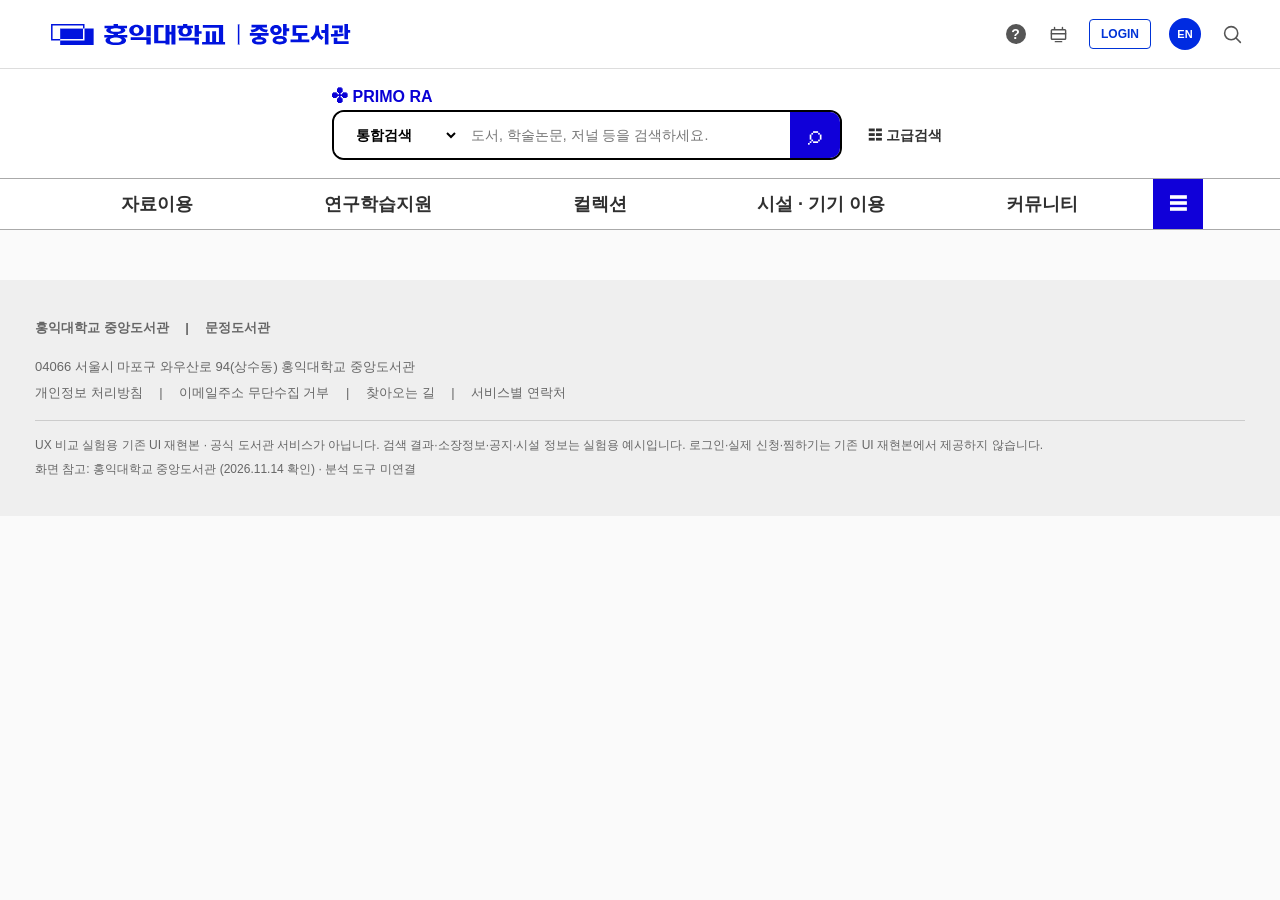
<file: index.html>
<!doctype html><html lang="ko"><head><meta charset="utf-8"><meta name="viewport" content="width=device-width,initial-scale=1"><meta http-equiv="refresh" content="0;url=./original/"><title>홍익대학교 중앙도서관 UX 테스트</title></head><body><p><a href="./original/">기존 UI 재현본 열기</a></p></body></html>
</file>
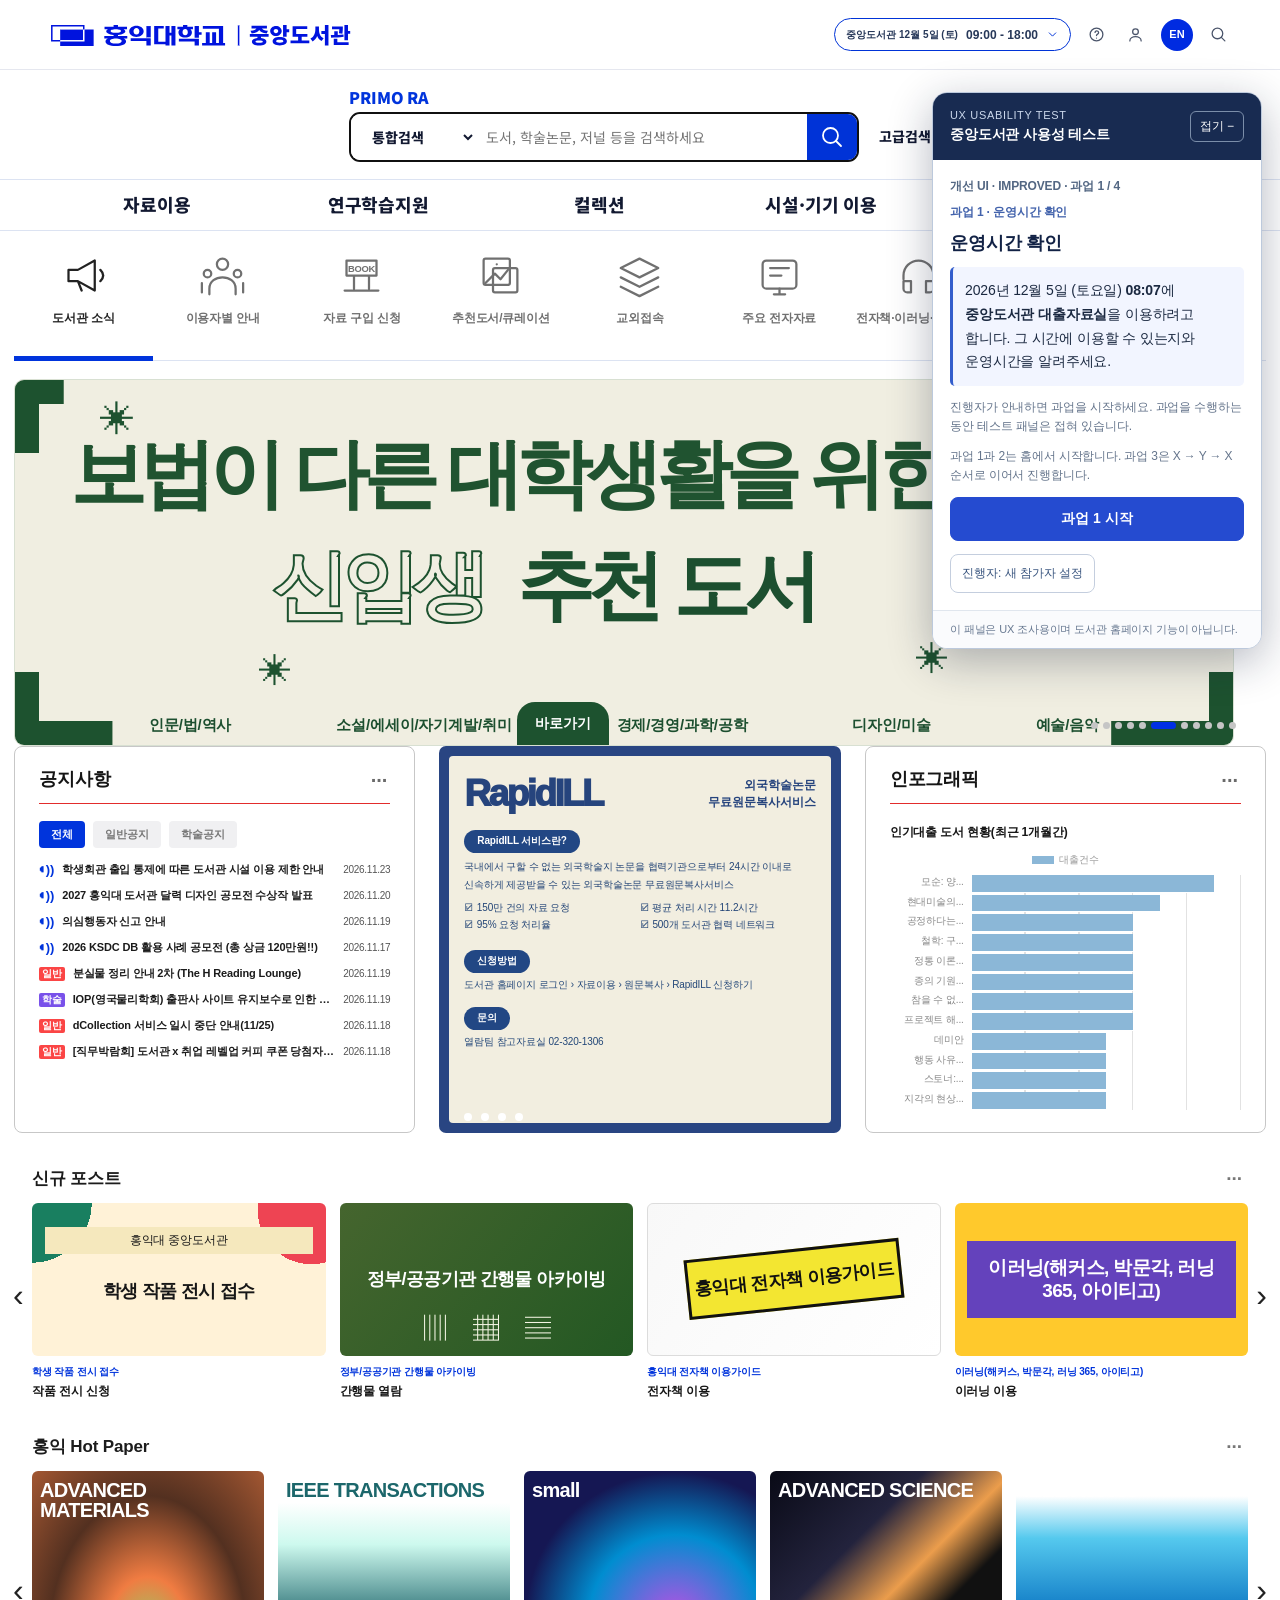
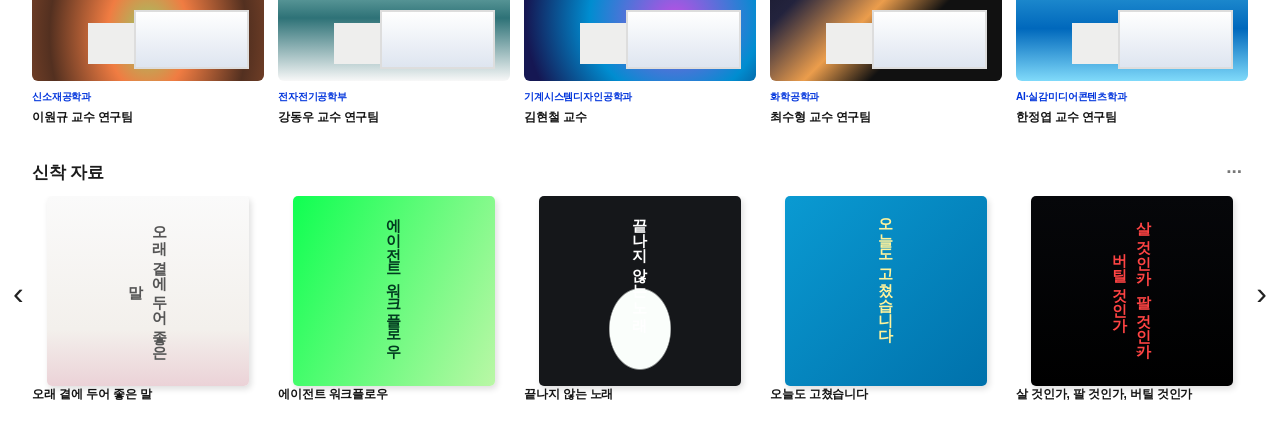
<file: improved/index.html>
<!DOCTYPE html>
<html lang="ko">
<head>
<!-- Google Tag Manager: Hongik Library UX test -->
<script>
window.dataLayer = window.dataLayer || [];
window.dataLayer.push({ux_variant: "improved"});
(function(w,d,s,l,i){w[l]=w[l]||[];w[l].push({'gtm.start':
new Date().getTime(),event:'gtm.js'});var f=d.getElementsByTagName(s)[0],
j=d.createElement(s),dl=l!='dataLayer'?'&l='+l:'';j.async=true;j.src=
'https://www.googletagmanager.com/gtm.js?id='+i+dl;f.parentNode.insertBefore(j,f);
})(window,document,'script','dataLayer','GTM-NR3RGG3Z');
</script>
<!-- End Google Tag Manager -->

<meta charset="utf-8">
<meta name="viewport" content="width=device-width, initial-scale=1, viewport-fit=cover">
<meta name="color-scheme" content="light">
<meta name="theme-color" content="#F3F5FB">
<title>홍익대학교 중앙도서관 메인 개선안</title>
<link rel="preconnect" href="https://fonts.googleapis.com">
<link rel="preconnect" href="https://fonts.gstatic.com" crossorigin>
<link href="https://fonts.googleapis.com/css2?family=Noto+Sans+KR:wght@400;500;700;900&display=swap" rel="stylesheet">
<style>
:root{
 --bg:#F3F5FB;--sf:#FFFFFF;--ink:#141A2E;--mu:#586178;--ln:#DCE1EE;--br:#1F3FD1;--bs:#E7ECFF;--on:#FFFFFF;
 --hero1:#1226D0;--hero2:#0B1A9E;--ok:#1B7448;--okb:#E3F4EA;--wn:#9A5400;--wnb:#FFEFD6;--cl:#586178;--clb:#ECEFF6;--cov:#DCE4F7;
 box-sizing:border-box;padding-top:env(safe-area-inset-top,0px);padding-bottom:env(safe-area-inset-bottom,0px);color-scheme:light}


html{scroll-behavior:smooth;scroll-padding-top:84px}
*{box-sizing:border-box}
body{margin:0;background:var(--bg);color:var(--ink);font:15px/1.6 "Noto Sans KR","Apple SD Gothic Neo","Malgun Gothic",sans-serif;letter-spacing:-.01em}
a{color:inherit;text-decoration:none}
button,input,select{font:inherit;color:inherit}
:focus-visible{outline:3px solid var(--br);outline-offset:2px}
.w{max-width:1180px;margin:0 auto;padding:0 24px}
h1,h2,h3{margin:0;line-height:1.3}
/* header */
.top{position:sticky;top:0;z-index:50;background:var(--sf);border-bottom:1px solid var(--ln)}
.nav{display:flex;align-items:center;gap:28px;height:64px}
.logo{font-weight:900;font-size:18px;color:var(--br);white-space:nowrap}.logo span{color:var(--ink);font-weight:500}
.nav nav{display:flex;gap:26px;margin:0 auto;font-weight:500;font-size:15px}
.nav nav a:hover{color:var(--br)}
.nb{border:1px solid var(--ln);background:var(--sf);border-radius:8px;padding:7px 14px;font-weight:700;font-size:14px;cursor:pointer;white-space:nowrap}
.nb.p{background:var(--br);border-color:var(--br);color:var(--on)}
/* hero */
.hero{background:linear-gradient(135deg,var(--hero1),var(--hero2));color:#fff;position:relative;overflow:hidden}
.hero::after{content:"LIBRARY";position:absolute;right:-10px;bottom:-26px;font-size:120px;font-weight:900;letter-spacing:.12em;color:rgba(255,255,255,.07);pointer-events:none}
.hin{display:grid;grid-template-columns:1.15fr .85fr;gap:32px;padding:44px 24px 40px;align-items:start;position:relative;z-index:1}
.eyebrow{font-size:12px;letter-spacing:.14em;font-weight:700;opacity:.8}
.hero h1{font-size:34px;font-weight:900;margin:8px 0 6px}
.hero p{margin:0;opacity:.85}
.stabs{display:flex;gap:2px;margin-top:22px}
.stabs button{border:0;background:rgba(255,255,255,.16);color:#fff;padding:9px 18px;font-weight:700;cursor:pointer;border-radius:8px 8px 0 0}
.stabs button[aria-selected="true"]{background:#fff;color:#1226D0}
.sf{display:flex;background:#fff;border-radius:0 10px 10px 10px;overflow:hidden;color:#141A2E}
.sf select{border:0;background:#EEF1FB;padding:0 12px;font-weight:700;color:#1226D0}
.sf input{flex:1;min-width:0;border:0;padding:15px 16px;font-size:17px;background:transparent;color:#141A2E}
.sf input:focus-visible{outline:none}
.sf button{border:0;background:#0B1A9E;color:#fff;font-weight:700;padding:0 26px;cursor:pointer}
.ql{display:flex;flex-wrap:wrap;gap:6px 18px;margin-top:12px;font-size:13.5px}
.ql a{opacity:.9;text-decoration:underline;text-underline-offset:3px}
.ql b{font-weight:700;opacity:1}
/* hours */
.card{background:var(--sf);border:1px solid var(--ln);border-radius:14px;padding:20px}
.hours{color:var(--ink)}
.hh{display:flex;justify-content:space-between;align-items:baseline;gap:8px;margin-bottom:4px}
.hh h2{font-size:18px}
.hh span{font-size:13px;color:var(--mu)}
.hsub{font-size:12.5px;color:var(--mu);margin:0 0 8px}
.hr{display:grid;grid-template-columns:1fr auto;gap:2px 10px;align-items:center;padding:12px 0;border-top:1px solid var(--ln)}
.hr:first-of-type{border-top:0}
.hn{font-weight:700;font-size:14.5px}.hn.big{color:var(--br)}
.ht{font-size:17px;font-weight:700;text-align:right;font-variant-numeric:tabular-nums}.ht.off{color:var(--mu);font-weight:500;font-size:15px}
#more[hidden]{display:none}#more .hr:first-of-type{border-top:1px solid var(--ln)}
.tg{display:flex;justify-content:space-between;align-items:center;width:100%;margin-top:4px;border:1px solid var(--ln);background:var(--bg);border-radius:10px;padding:10px 14px;font-weight:700;font-size:14px;cursor:pointer;color:var(--br)}
.tg::after{content:"";width:8px;height:8px;border:solid currentColor;border-width:0 2px 2px 0;transform:rotate(45deg);margin-top:-3px;transition:transform .2s}
.tg[aria-expanded="true"]::after{transform:rotate(-135deg);margin-top:3px}
.chip{display:inline-flex;align-items:center;gap:5px;font-size:12px;font-weight:700;padding:0 9px;border-radius:999px;margin-left:8px;vertical-align:1px}
.chip::before{content:"";width:7px;height:7px;border-radius:50%;background:currentColor}
.chip.o{background:var(--okb);color:var(--ok)}.chip.s{background:var(--wnb);color:var(--wn)}.chip.c{background:var(--clb);color:var(--cl)}.chip.c::before{border-radius:1px}
.track{grid-column:1/-1;position:relative;height:6px;border-radius:3px;background:var(--ln);margin-top:3px}
.seg{position:absolute;top:0;bottom:0;border-radius:3px;background:var(--br);opacity:.85}
.now{position:absolute;top:-4px;bottom:-4px;width:2px;background:#E0245E}
.hfoot{display:flex;justify-content:space-between;gap:10px;margin-top:10px;font-size:12.5px;color:var(--mu)}
.hfoot a{color:var(--br);font-weight:700}
/* guide */
.guide{background:var(--sf);border-bottom:1px solid var(--ln)}
.gin{display:grid;grid-template-columns:220px 1fr;gap:24px;padding:18px 24px;align-items:center}
.gin small{font-size:11px;font-weight:700;color:var(--br);letter-spacing:.08em}
.gin strong{display:block;font-size:17px}
.steps{display:grid;grid-template-columns:repeat(3,1fr);gap:10px;margin:0;padding:0;list-style:none}
.steps a{display:flex;gap:10px;align-items:center;border:1px solid var(--ln);border-radius:10px;padding:10px 14px;background:var(--bg)}
.steps a:hover,.steps a.cur{border-color:var(--br);background:var(--bs)}
.steps i{flex:none;width:24px;height:24px;border-radius:50%;background:var(--br);color:var(--on);font:700 12px/24px "Noto Sans KR",sans-serif;text-align:center}
.steps b{display:block;font-size:14px;line-height:1.3}.steps span{font-size:12px;color:var(--mu)}
/* sections */
section.sec{padding:44px 0 8px}
.sh{display:flex;justify-content:space-between;align-items:flex-end;gap:12px;margin-bottom:16px}
.sh small{font-size:12px;font-weight:700;color:var(--br);letter-spacing:.08em}
.sh h2{font-size:24px}.sh p{margin:2px 0 0;color:var(--mu);font-size:14px}
.gr{display:grid;grid-template-columns:repeat(4,1fr);gap:16px}
.gc{display:flex;flex-direction:column;padding:0;overflow:hidden}
.gt{padding:18px 18px 12px}
.gt i{display:inline-grid;place-items:center;width:28px;height:28px;border-radius:8px;background:var(--br);color:var(--on);font:700 14px "Noto Sans KR",sans-serif;margin-bottom:8px}
.gt h3{font-size:18px}.gt p{margin:2px 0 0;font-size:13px;color:var(--mu)}
.gc ul{list-style:none;margin:0;padding:0 8px;flex:1}
.gc li a{display:flex;justify-content:space-between;align-items:center;gap:8px;padding:9px 10px;border-radius:8px;font-weight:500;font-size:14.5px}
.gc li a:hover{background:var(--bs);color:var(--br)}
.gc li a small{display:block;color:var(--mu);font-size:12px;font-weight:400}
.gc li a::after{content:"";flex:none;width:7px;height:7px;border:solid var(--mu);border-width:2px 2px 0 0;transform:rotate(45deg)}
.gm{margin:8px 18px 16px;border:1px solid var(--ln);background:var(--sf);border-radius:8px;padding:8px;font-weight:700;color:var(--br);cursor:pointer;font-size:13.5px}
.gm:hover{background:var(--bs)}
.who{display:flex;flex-wrap:wrap;gap:8px;align-items:center;margin-top:16px;font-size:14px}
.who b{margin-right:4px}.who a{border:1px solid var(--ln);background:var(--sf);border-radius:999px;padding:4px 14px;font-weight:500}.who a:hover{border-color:var(--br);color:var(--br)}
.two{display:grid;grid-template-columns:1.2fr 1fr;gap:16px}
.tabs{display:flex;gap:6px;margin-bottom:8px}
.tabs button{border:1px solid var(--ln);background:var(--sf);border-radius:999px;padding:3px 14px;font-size:13px;font-weight:700;color:var(--mu);cursor:pointer}
.tabs button[aria-pressed="true"]{background:var(--br);border-color:var(--br);color:var(--on)}
.nl{list-style:none;margin:0;padding:0}
.nl li{display:flex;gap:12px;align-items:center;padding:11px 0;border-top:1px solid var(--ln)}
.nl li:first-child{border-top:0}
.nl em{font-style:normal;font-size:12px;font-weight:700;color:var(--br);background:var(--bs);border-radius:4px;padding:0 8px}
.nl span.d{margin-left:auto;font-size:12.5px;color:var(--mu);white-space:nowrap}
.ev{display:flex;gap:14px;align-items:center;padding:11px 0;border-top:1px solid var(--ln)}
.ev:first-of-type{border-top:0}
.ev time{flex:none;width:52px;text-align:center;border:1px solid var(--ln);border-radius:8px;line-height:1.2;padding:4px 0}
.ev time b{display:block;font-size:20px}.ev time small{font-size:10px;color:var(--mu);letter-spacing:.08em}
.ev span{display:block;font-size:12.5px;color:var(--mu)}
.bk{display:grid;grid-template-columns:repeat(5,1fr);gap:16px}
.bk div{font-size:13.5px;font-weight:500}.bk small{display:block;color:var(--mu);font-size:12px;font-weight:400}
.cv{aspect-ratio:3/4;border-radius:3px 8px 8px 3px;background:var(--cov);box-shadow:inset 7px 0 0 rgba(0,0,0,.08);display:flex;align-items:flex-end;padding:10px;font-size:11px;color:var(--br);font-weight:700;margin-bottom:8px}
.dp{margin:40px 0 24px;border:1px dashed var(--ln);border-radius:10px;padding:12px 16px;font-size:13px;color:var(--mu);background:var(--sf)}
footer{border-top:1px solid var(--ln);padding:20px 0 40px;font-size:12.5px;color:var(--mu);background:var(--sf)}
/* drawer, toast */
.ov{position:fixed;inset:0;background:rgba(10,15,40,.5);z-index:60;opacity:0;pointer-events:none;transition:opacity .2s}
.ov.on{opacity:1;pointer-events:auto}
.dr{position:fixed;top:0;right:0;bottom:0;width:min(400px,92vw);background:var(--sf);z-index:61;transform:translateX(100%);transition:transform .25s;display:flex;flex-direction:column;padding-top:env(safe-area-inset-top,0px)}
.dr.on{transform:none}
.dh{display:flex;justify-content:space-between;align-items:center;padding:16px 20px;border-bottom:1px solid var(--ln)}
.dh h2{font-size:18px}
.dq{margin:12px 20px 4px;border:1px solid var(--ln);border-radius:10px;padding:10px 14px;background:var(--bg)}
.db{overflow:auto;padding:4px 20px 24px;flex:1}
.db details{border-bottom:1px solid var(--ln)}
.db summary{cursor:pointer;padding:14px 0;font-weight:700;list-style:none;display:flex;justify-content:space-between}
.db summary::after{content:"+";color:var(--mu)}.db details[open] summary::after{content:"\2212"}
.db summary small{font-weight:400;color:var(--mu);margin-left:8px;font-size:12.5px}
.db ul{list-style:none;margin:0 0 12px;padding:0}
.db li a{display:block;padding:7px 10px;border-radius:8px;font-size:14.5px}.db li a:hover{background:var(--bs);color:var(--br)}
.toast{position:fixed;left:50%;bottom:calc(24px + env(safe-area-inset-bottom,0px));transform:translate(-50%,20px);background:#141A2E;color:#fff;padding:10px 18px;border-radius:10px;font-size:14px;z-index:80;opacity:0;pointer-events:none;transition:.2s}
.toast.on{opacity:1;transform:translate(-50%,0)}
@media (max-width:900px){.nav nav{display:none}.nav{justify-content:space-between}.hin{grid-template-columns:1fr;padding:28px 16px}.gin{grid-template-columns:1fr}.gr{grid-template-columns:1fr 1fr}.two{grid-template-columns:1fr}.bk{grid-template-columns:repeat(3,1fr)}}
@media (max-width:600px){.w{padding:0 16px}.hero h1{font-size:26px}.gin{padding:14px 16px}.steps{grid-template-columns:1fr}.gr{grid-template-columns:1fr}.bk{grid-template-columns:repeat(2,1fr)}.sf button{padding:0 16px}.sf select{display:none}.nb.hide{display:none}.sh h2{font-size:21px}}
@media (prefers-reduced-motion:reduce){html{scroll-behavior:auto}.dr,.ov,.toast{transition:none}}

/* Group 5 / Group 19 home redesign */
.ov{z-index:200}.dr{z-index:201}.toast{z-index:250}
:root{--bg:#fff;--ink:#121931;--br:#0034dc;--bs:#edf2ff;--ln:#dce3f2}body{background:white}.w{max-width:1604px;padding:0 32px}
.top{z-index:100;border:0}.header-line{height:89px;display:flex;align-items:center;justify-content:space-between;padding:0 32px;gap:14px}
.logo{color:#0033d7;font-size:24px;font-weight:900;display:inline-flex;align-items:center;gap:6px;white-space:nowrap;letter-spacing:-.05em}
.logo span{color:inherit}.logo .library-name{font-weight:500}
.logo .logo-icon{width:24px;height:17px;display:block;flex:none;color:#0033d7}
.header-tools{display:flex;align-items:center;gap:18px}
.header-tool{height:42px;width:36px;border:0;background:none;display:grid;place-items:center;color:#475877;cursor:pointer;padding:0}
.header-tool svg{width:25px;height:25px}.header-lang{height:48px;width:48px;border:0;border-radius:50%;background:#0033d7;color:#fff;font-weight:800;cursor:pointer}
.hours-anchor{position:relative}
.hours-toggle{border:1.5px solid #cbd5e9;border-radius:40px;height:46px;padding:0 16px;display:flex;align-items:center;gap:9px;background:#fff;white-space:nowrap;cursor:pointer}
.hours-toggle .hint{color:#51617c;font-size:14px;font-weight:700}.hours-toggle .clock{font-size:18px;font-weight:900;color:#11172d}
.hours-toggle svg{height:18px;width:18px;color:#475877;transition:transform .2s}.hours-toggle[aria-expanded=true] svg{transform:rotate(180deg)}
.hours-popup{position:fixed;right:32px;top:98px;width:min(490px,calc(100vw - 20px));background:#0733d6;border-radius:17px;padding:24px 17px 18px;box-shadow:0 16px 25px #101a3f55,0 2px 40px #0002;z-index:155;color:#fff}
.hours-popup[hidden]{display:none!important}
.hours-popup-title{display:flex;justify-content:space-between;align-items:center;gap:10px;padding:0 10px 17px}.hours-popup-title h2{font-size:24px;color:#fff;font-weight:900}.hours-popup-title time{font-size:15px;font-weight:600}
.hours-popup-body{background:white;border-radius:13px;padding:10px 24px 17px;color:#222}
.hour-item{display:flex;justify-content:space-between;align-items:center;gap:10px;min-height:63px;border-bottom:2px solid #dce3f2}.hour-item:last-child{border:0}
.hour-item strong{color:#0034dc;font-size:20px;font-weight:800;white-space:nowrap}.hour-item time{color:#666;font-size:22px;white-space:nowrap;font-variant-numeric:tabular-nums}
.hours-popup-body p{color:#666;font-size:14px;line-height:1.5;margin:10px 1px 15px}.hours-popup-body a{display:block;text-align:right;color:#0034dc;font-weight:700;font-size:14px}
.primo-strip{height:138px;display:flex;align-items:center;justify-content:center;gap:24px;max-width:1128px;margin:0 auto}
.primo-wrap{width:520px;flex:none}.primo-label{display:block;color:#0034dc;font-size:17px;font-weight:900;margin-bottom:5px;line-height:1.35}
.primo-form{display:flex;overflow:hidden;border:2.5px solid #0c1327;border-radius:13px;height:56px;background:#fff}
.primo-form select{width:130px;flex:none;background:white;border:0;padding:0 14px;font-size:16px;font-weight:800;cursor:pointer}
.primo-form input{min-width:0;flex:1;border:0;background:white;padding:0 10px;font-size:16px;outline:0}
.primo-form input::placeholder{color:#777}.primo-form button{flex:none;width:60px;border:0;background:#0033d7;color:white;display:grid;place-items:center;cursor:pointer}.primo-form button svg{width:29px;height:29px}
.advanced-link{font-size:16px;font-weight:800;margin-top:23px;white-space:nowrap}
.menu-strip{height:76px;border-top:1px solid #dce3f2;border-bottom:1px solid #dce3f2}
.menu-strip-inner{max-width:1604px;margin:auto;height:100%;display:grid;grid-template-columns:repeat(5,minmax(0,1fr)) 69px}
.menu-strip a{display:grid;place-items:center;font-size:20px;font-weight:800;white-space:nowrap}.menu-strip a:hover{color:#0034dc;background:#f7f9ff}
.menu-strip button{border:0;background:#0033d7;color:white;display:grid;place-items:center;cursor:pointer}.menu-strip button svg{height:30px;width:30px}
.quick-row{display:grid;grid-template-columns:repeat(9,minmax(0,1fr));max-width:1540px;margin:0 auto;min-height:202px;padding-top:43px;border-bottom:1px solid #dce3f2}
.quick-row a{display:flex;align-items:center;flex-direction:column;gap:14px;padding:10px 5px 21px;color:#536080;font-weight:800;font-size:15px;text-align:center;line-height:1.5;border-bottom:4px solid transparent}
.quick-row svg{width:40px;height:40px;flex:none}.quick-row a:first-child,.quick-row a:hover{color:#111931;border-bottom-color:#0034dc}
.sample-banner{margin:32px 32px 0}.sample-banner-inner{height:335px;max-width:1540px;margin:auto;background:#fff4bc;border-radius:23px;overflow:hidden;position:relative;padding:53px 48px;color:#31200e}
.sample-banner-inner:after{content:"";position:absolute;width:345px;height:460px;right:25px;top:-45px;border:8px solid #ffffffaf;border-radius:24px;transform:rotate(-12deg);box-shadow:inset 0 0 0 40px #ffffff19;pointer-events:none}
.banner-tag{font:700 22px Georgia,serif}.sample-banner h1{font:900 56px/1.2 Georgia,"Noto Serif KR",serif;letter-spacing:-.02em;margin:10px 0 5px}
.banner-description{font:700 19px Georgia,"Noto Serif KR",serif;margin:0 0 28px;max-width:880px}
.banner-info{display:flex;align-items:end;gap:35px;font-size:15px;font-weight:600}.banner-info span{border-top:2px solid #4b3921;padding-top:6px;white-space:nowrap}.banner-info strong{font:700 27px Georgia,serif;white-space:nowrap}
.banner-ctl{position:absolute;z-index:2;right:24px;bottom:20px;display:flex;align-items:center;gap:10px}.banner-ctl button{border:0;cursor:pointer}
.banner-circle{height:39px;width:39px;border-radius:50%;background:#aba68c;color:#fff;font-size:22px}
.banner-dot{height:10px;width:10px;border-radius:40px;background:#c7c0a4;padding:0}.banner-dot.active{background:#0034dc;width:38px}
.home-feature{display:grid;grid-template-columns:1.5fr 1fr 1fr;gap:30px;margin-top:37px}.home-feature .card{padding:33px 37px;min-height:300px;border-radius:22px}
.home-feature h2{font-size:26px;font-weight:900;padding-bottom:22px;border-bottom:1px solid #d6deed;margin-bottom:17px}
.home-feature .tabs{gap:8px}.home-feature .tabs button{background:#f3f6ff;border-radius:9px;padding:8px 18px}.home-feature .tabs button[aria-pressed=true]{background:#0033d7;color:#fff}
.home-feature .nl a{white-space:nowrap;overflow:hidden;text-overflow:ellipsis}.home-feature .nl .d{font-size:11px}
.home-feature .promotion{border:0;min-height:300px;background:#ffdf27;border-radius:22px;padding:28px;color:#10279b;text-align:left;display:flex;flex-direction:column;justify-content:flex-end;align-items:flex-start;cursor:pointer}
.promotion strong{font-size:32px;font-weight:900;line-height:1.4}.promotion small{font-size:14px;margin-top:8px}
.infographic p{font-size:16px;font-weight:800}.infograph-line{display:grid;grid-template-columns:1fr 1fr 20px;align-items:center;gap:10px;font-size:13px;margin:10px 0;color:#50617c}
.infograph-line i{display:block;background:#7ba5e5;height:11px;border-radius:2px}
.guide{margin-top:30px}
@media(max-width:1100px){.logo{font-size:21px}.header-line{padding:0 18px}.header-tools{gap:9px}.primo-strip{padding:0 28px}.quick-row a{font-size:12px}.home-feature{gap:14px}.home-feature .card{padding:24px 22px}}
@media(max-width:800px){.header-line{height:72px}.logo{font-size:18px}.hours-toggle{height:38px;padding:0 8px;gap:5px}.hours-toggle .hint{display:none}.hours-toggle .clock{font-size:13px}.header-tool{width:28px}.header-tool svg{height:20px;width:20px}.header-tool.help,.header-tool.search-top{display:none}.header-lang{width:35px;height:35px;font-size:11px}.hours-popup{top:78px;right:12px}.primo-strip{height:120px}.primo-wrap{width:100%}.primo-form{height:56px}.primo-form select{width:117px;font-size:15px;padding:0 8px}.primo-form input{font-size:15px}.advanced-link{font-size:14px}.menu-strip{height:60px;overflow:hidden}.menu-strip-inner{grid-template-columns:repeat(5,minmax(112px,1fr)) 55px;overflow:auto}.menu-strip a{font-size:14px}.quick-row{display:flex;overflow-x:auto;min-height:128px;padding-top:14px}.quick-row a{min-width:115px;gap:7px;padding-bottom:10px}.quick-row svg{height:32px;width:32px}.sample-banner{margin:18px 16px 0}.sample-banner-inner{height:270px;padding:30px 26px}.sample-banner h1{font-size:38px}.banner-tag{font-size:16px}.banner-description{font-size:14px;max-width:75%}.banner-info{font-size:11px;gap:10px}.banner-info strong{font-size:17px}.home-feature{grid-template-columns:1fr 1fr}.home-feature .notice{grid-column:1/-1}}
@media(max-width:600px){.header-line{padding:0 10px;gap:5px}.logo{font-size:15px;gap:2px}.logo .logo-icon{width:17px;height:13px}.hours-toggle{height:32px;padding:0 7px}.hours-toggle .clock{font-size:11px}.header-tool.user-top{display:none}.header-lang{width:30px;height:30px}.hours-popup{top:72px;right:8px;width:calc(100vw - 16px);padding:15px 10px}.hours-popup-title h2{font-size:19px}.hours-popup-title time{font-size:13px}.hours-popup-body{padding:8px 16px 14px}.hour-item{min-height:51px}.hour-item strong{font-size:14px}.hour-item time{font-size:16px}.hours-popup-body p,.hours-popup-body a{font-size:12px}.primo-strip{height:auto;min-height:110px;padding:16px;flex-wrap:wrap;gap:4px}.primo-label{font-size:14px}.primo-form{height:48px}.primo-form select{width:101px;font-size:13px;padding:0 4px}.primo-form input{font-size:12px;padding:0 4px}.primo-form button{width:50px}.advanced-link{font-size:12px;margin-top:4px}.sample-banner{margin:13px 10px 0}.sample-banner-inner{height:235px;padding:24px 18px}.banner-tag{font-size:13px}.sample-banner h1{font-size:28px}.banner-description{font-size:11px;margin-bottom:15px;max-width:85%}.banner-info span{display:none}.banner-info strong{font-size:16px}.sample-banner-inner:after{right:-180px}.banner-ctl{bottom:9px;right:9px;gap:6px}.banner-circle{width:27px;height:27px;font-size:16px}.banner-dot{height:8px;width:8px}.banner-dot.active{width:23px}.home-feature{grid-template-columns:1fr;gap:13px;margin-top:18px}.home-feature .notice{grid-column:auto}.home-feature .card,.home-feature .promotion{min-height:210px;border-radius:14px;padding:20px}.home-feature h2{font-size:22px;padding-bottom:12px}.promotion strong{font-size:25px}.home-feature .nl .d{display:none}}


/* Match the original's search, primary navigation and banner-to-shortcut ratio. */
@media(min-width:801px){
 .primo-strip{height:109px!important;min-height:109px!important;gap:20px!important;max-width:none!important}
 .primo-wrap{width:510px!important}
 .primo-label{font-size:16px!important;margin-bottom:4px!important}
 .primo-form{height:50px!important;border:2px solid #101010!important;border-radius:11px!important}
 .primo-form select{width:125px!important;font-size:14px!important;padding:0 17px!important}
 .primo-form input{font-size:14px!important}
 .primo-form button{width:50px!important}
 .primo-form button svg{width:24px!important;height:24px!important}
 .advanced-link{font-size:14px!important;font-weight:800!important;margin-top:24px!important}
 .menu-strip{height:52px!important;min-height:52px!important;overflow:visible!important}
 .menu-strip-inner{height:100%!important;max-width:none!important;margin:0!important;padding-left:clamp(20px,3.6vw,52px)!important;padding-right:clamp(20px,6vw,87px)!important;display:grid!important;grid-template-columns:repeat(5,minmax(0,1fr)) 50px!important;align-items:stretch!important;overflow:visible!important}
 .menu-strip a{font-size:18px!important;font-weight:800!important;line-height:1.3!important}
 .menu-strip button{height:100%!important;width:50px!important}
 .menu-strip button svg{width:23px!important;height:23px!important}
}
@media(max-width:800px){
 .menu-strip{height:52px!important;min-height:52px!important}
 .menu-strip-inner{height:100%!important}
}

</style>
<!-- Beusable Journey Map: same project used by the original UI. -->
<script type="text/javascript">(function(w,d,a){w.__beusablerumclient__={load:function(src){var b=d.createElement("script");b.src=src;b.async=true;b.type="text/javascript";d.getElementsByTagName("head")[0].appendChild(b)}};w.__beusablerumclient__.load(a+"?url="+encodeURIComponent(d.URL));})(window,document,"//rum.beusable.net/load/b261115e130800u338");</script>
<script>
/* Preserve previously shared /improved/?q=... links without forcing a default query. */
(function(){
 const p=new URLSearchParams(location.search);
 if(p.get("q")?.trim()) location.replace("./search.html"+location.search+location.hash);
})();
</script>
<!-- Shared UX task survey: original/improved comparison -->
<script src="../shared/ux-task-panel.js?v=20261125-neutral-answer-v9" defer></script>
</head>
<body>
<!-- Google Tag Manager (noscript) -->
<noscript><iframe src="https://www.googletagmanager.com/ns.html?id=GTM-NR3RGG3Z" height="0" width="0" style="display:none;visibility:hidden"></iframe></noscript>
<!-- End Google Tag Manager (noscript) -->


<header id="top" aria-label="중앙도서관 공통 상단바"></header>
<script src="../shared/improved-header.js?v=20261125-compact-icon-v8"></script>
<script src="../shared/home-content.js?v=20261125-home-order-v3"></script>
<div class="primo-strip"><div class="primo-wrap"><b class="primo-label">PRIMO RA</b><form class="primo-form" id="sf"><select aria-label="검색 범위"><option>통합검색</option><option>제목</option><option>저자</option><option>주제어</option></select><input aria-label="검색어" placeholder="도서, 학술논문, 저널 등을 검색하세요" autocomplete="off"><button type="submit" aria-label="검색"><svg viewBox="0 0 24 24" fill="none" stroke="currentColor" stroke-width="1.8" stroke-linecap="round" stroke-linejoin="round" aria-hidden="true"><circle cx="10.5" cy="10.5" r="7.5"/><path d="m16 16 5 5"/></svg></button></form></div><a class="advanced-link" href="#" data-na>고급검색</a></div>
<nav class="menu-strip" aria-label="주 메뉴"><div class="menu-strip-inner"><a href="./search.html">자료이용</a><a href="#" data-menu-g="res">연구학습지원</a><a href="#new">컬렉션</a><a href="#" data-menu-g="use">시설·기기 이용</a><a href="#news">커뮤니티</a><button type="button" id="open" aria-label="전체 메뉴"><svg viewBox="0 0 24 24" fill="none" stroke="currentColor" stroke-width="1.8" stroke-linecap="round" stroke-linejoin="round" aria-hidden="true"><path d="M4 6h16M4 12h12M4 18h16"/></svg></button></div></nav>
<div id="ux-home-shared"></div>



<div class="ov" id="ov"></div>
<aside class="dr" id="dr" role="dialog" aria-modal="true" aria-label="전체 메뉴" aria-hidden="true">
 <div class="dh"><h2>전체 메뉴</h2><button class="nb" id="close">닫기</button></div>
 <input class="dq" id="dq" type="search" placeholder="메뉴 검색 (예: 대출, 열람실)" aria-label="메뉴 검색">
 <div class="db" id="db"></div>
</aside>
<div class="toast" id="toast" role="status">시연용 화면이라 아직 연결되지 않은 메뉴예요.</div>

<script>
const $=s=>document.querySelector(s),$$=s=>[...document.querySelectorAll(s)];
const SR="./search.html",WY="./shelf-map.html";
const G=[
 {id:"find",n:1,t:"자료 찾기",d:"책, 논문, 전자자료와 서가 위치",
  m:[["My Library · 내 서재","찜한 도서와 저장 목록","../account/?ui=improved"],["소장자료 검색","도서, 학위논문, 잡지",SR],["전자자료","e-Book, 학술DB, 전자저널","./search.html?view=electronic"],["서가 위치 확인","층, 구역, 이동 경로",WY],["신착·추천 도서","이달의 새 책","#new"]],
  x:["단행본 찾기","학술논문 찾기","학위논문","연속간행물","멀티미디어 자료"]},
 {id:"use",n:2,t:"이용하기",d:"대출, 좌석, 시설",
  m:[["시설 안내","층별 시설 및 공간 안내","https://honors.hongik.ac.kr/facility-device/facility-usage/floor-guide/"],["찾아오시는 길","위치 및 교통편 안내","https://honors.hongik.ac.kr/facility-device/facility-usage/location/"],["대출·반납·연장","내 대출 현황"],["열람실·좌석 예약","실시간 좌석"],["스터디룸·시설 예약","그룹 학습 공간"],["복사·스캔·장비","PC, 노트북, 프린터"]],
  x:["이용자 등록","연체·반납 안내","The H Reading Lounge","사물함"]},
 {id:"res",n:3,t:"연구·학습 지원",d:"논문 작성과 자료 신청",
  m:[["상호대차·원문복사","타 도서관 자료"],["논문 작성·인용 도구","참고문헌 관리"],["이용자 교육·특강","정보활용교육"],["희망도서·자료 신청","구입 요청"]],
  x:["학술DB 이용 안내","학위논문 제출","오픈액세스"]},
 {id:"info",n:4,t:"안내·소식",d:"이용시간, 공지, 위치",
  m:[["이용시간 전체 보기","열람실별 시간","#hours"],["공지사항","일반, 학술","#news"],["도서관 일정","행사, 교육","#news"],["오시는 길·연락처","위치 및 교통편 안내","https://honors.hongik.ac.kr/facility-device/facility-usage/location/"]],
  x:["층별 시설 안내","자주 묻는 질문","건의함"]}
];
const link=(i)=>i[2]?`<a href="${i[2]}"${i[2].startsWith("http")?' target="_blank" rel="noopener"':""}>`:`<a href="#" data-na>`;
$("#db").innerHTML=G.map(g=>`<details data-g="${g.id}"><summary><span>${g.t}<small>${g.d}</small></span></summary><ul>${g.m.map(i=>`<li>${link(i)}${i[0]}</a></li>`).join("")+g.x.map(x=>`<li><a href="#" data-na>${x}</a></li>`).join("")}</ul></details>`).join("");
/* The shared improved-header.js owns the date, hours popup and search icon. */
window.HongikHomeContent.mount(document.getElementById("ux-home-shared"),{variant:"improved"});
function toast(message){const t=$("#toast");t.textContent=message;t.classList.add("on");clearTimeout(t._t);t._t=setTimeout(()=>t.classList.remove("on"),2600)}
/* drawer */
let last;
function open(g){last=document.activeElement;$("#dr").classList.add("on");$("#ov").classList.add("on");$("#dr").setAttribute("aria-hidden","false");
 $$("#db details").forEach(d=>d.open=g?d.dataset.g===g:d.dataset.g==="find");$("#close").focus()}
function close(){$("#dr").classList.remove("on");$("#ov").classList.remove("on");$("#dr").setAttribute("aria-hidden","true");if(last)last.focus()}
$("#open").onclick=()=>open("");$("#close").onclick=close;$("#ov").onclick=close;
document.addEventListener("keydown",e=>{if(e.key==="Escape")close()});
document.addEventListener("click",e=>{const menu=e.target.closest("[data-menu-g]");if(menu){e.preventDefault();open(menu.dataset.menuG);return}const g=e.target.closest("[data-g]");if(g&&g.tagName==="BUTTON")open(g.dataset.g);
 const a=e.target.closest("[data-na]");if(a){e.preventDefault();toast("시연용 화면이라 아직 연결되지 않은 메뉴예요.")}
 if(e.target.closest(".db a[href^='#']:not([data-na])"))close()});
$("#dq").oninput=e=>{const q=e.target.value.trim();$$("#db details").forEach(d=>{let hit=0;d.querySelectorAll("li").forEach(li=>{const m=!q||li.textContent.includes(q);li.hidden=!m;hit+=m});d.hidden=!hit;if(q)d.open=true})};
/* search */
$("#sf").onsubmit=e=>{
 e.preventDefault();
 const input=$("#sf input");
 const query=input.value.trim();
 if(!query){input.focus();toast("검색어를 입력해 주세요.");return}
 const field=$("#sf select").value;
 if(field==="주제어"){toast("주제어별 검색은 이번 시연에서 제공되지 않습니다. 제목 또는 저자로 검색해 주세요.");return}
 const selected="통합검색";
 const view=selected==="소장자료"?"book":selected==="전자자료"?"electronic":"all";
 const params=new URLSearchParams({q:query,view,pg:"1"});
 if(field==="제목"||field==="저자")params.set("field",field);
 location.assign("./search.html?"+params.toString());
};

</script>
</body>
</html>
</file>
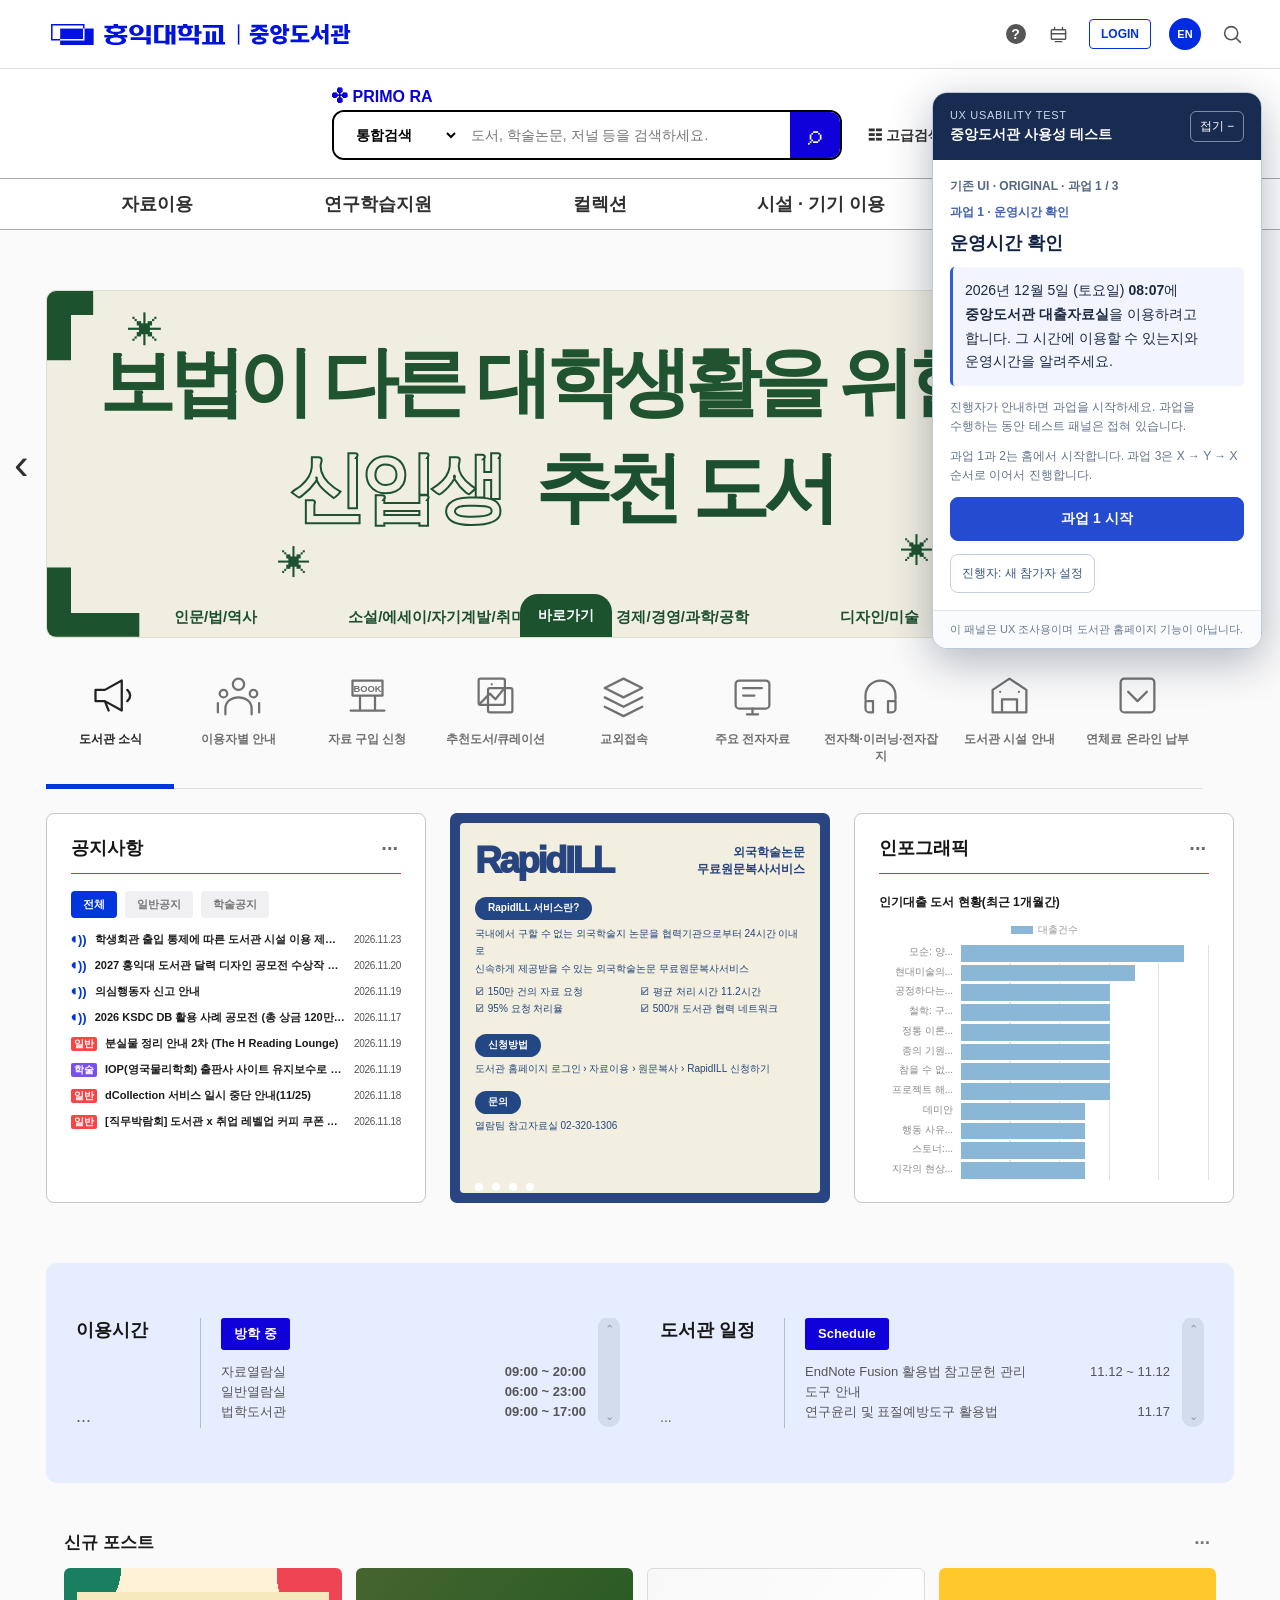
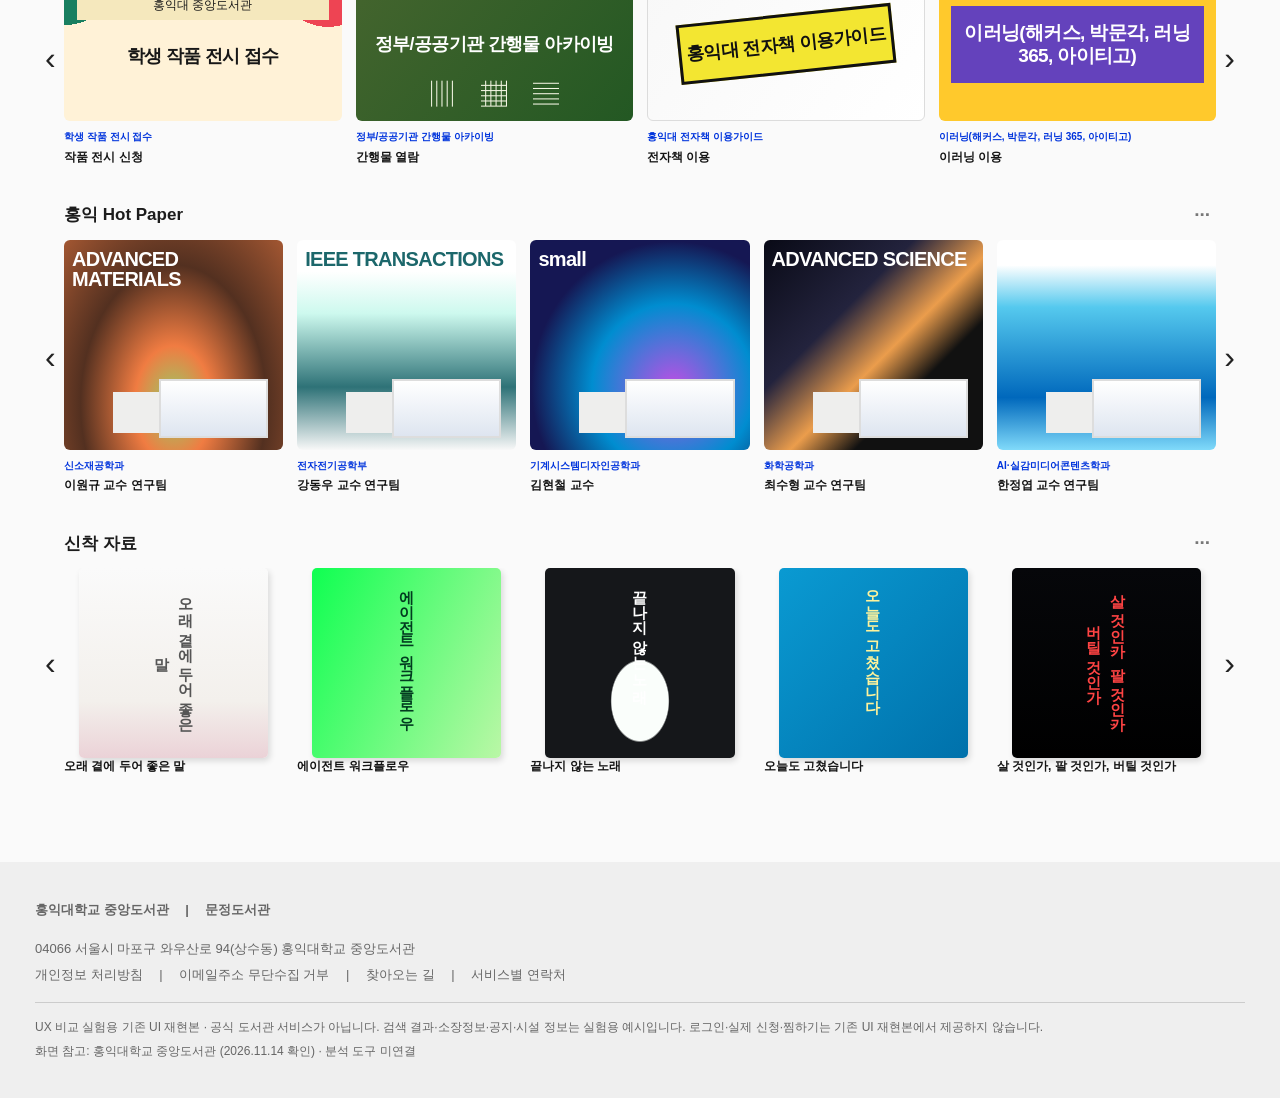
<file: original/index.html>
<!doctype html><html lang="ko"><head><!-- Google Tag Manager: Hongik Library UX test -->
<script>
window.dataLayer = window.dataLayer || [];
window.dataLayer.push({ux_variant: "original"});
(function(w,d,s,l,i){w[l]=w[l]||[];w[l].push({'gtm.start':
new Date().getTime(),event:'gtm.js'});var f=d.getElementsByTagName(s)[0],
j=d.createElement(s),dl=l!='dataLayer'?'&l='+l:'';j.async=true;j.src=
'https://www.googletagmanager.com/gtm.js?id='+i+dl;f.parentNode.insertBefore(j,f);
})(window,document,'script','dataLayer','GTM-NR3RGG3Z');
</script>
<!-- End Google Tag Manager -->
<meta charset="UTF-8"><meta name="viewport" content="width=device-width,initial-scale=1"><meta name="ux-build" content="2026-11-15-holdings-popover-modal-v2"><title>홍익대학교 중앙도서관 | 기존 UI 재현</title><style>
*{box-sizing:border-box}body{margin:0;color:#303030;background:#fafafa;font-family:Arial,'Malgun Gothic',sans-serif;font-size:14px}button,input,select{font:inherit}button,a,summary{cursor:pointer}a{color:inherit;text-decoration:none}button{background:none;border:0;color:inherit}button:focus-visible,a:focus-visible,input:focus-visible,select:focus-visible{outline:3px solid #f6a822;outline-offset:3px}header{background:white}.top{height:80px;border-bottom:1px solid #ddd;display:flex;align-items:center;justify-content:space-between;padding:0 24px}.brand{color:#0900d5;font-size:23px;font-weight:900;letter-spacing:-1px}.tools{display:flex;align-items:center;gap:22px}.login{border:1px solid #0900d5;border-radius:4px;color:#0900d5;padding:5px 9px;font-weight:bold}.language{border-radius:50%;background:#0900d5;color:white;padding:8px;font-size:11px}.searcharea{height:106px;display:flex;align-items:center;justify-content:center;gap:20px}.searchwrap{width:510px}.ra{color:#0900d5;font-weight:bold;margin:0 0 4px;font-size:16px}.searchbox{border:2px solid black;border-radius:12px;display:flex;height:50px;overflow:hidden}.searchbox select{border:0;background:white;width:125px;padding:0 18px;font-weight:bold}.searchbox input{border:0;min-width:0;flex:1;outline:none;padding:0 12px}.searchbox button{background:#1000d9;color:white;width:50px;font-size:27px}.advanced{font-weight:bold;margin-top:24px}nav{border-block:1px solid #aaa;display:flex;justify-content:space-around;height:51px;align-items:stretch;position:relative}nav>button{font-weight:bold;font-size:18px;flex:1}nav>button:last-of-type{flex:0 0 50px;background:#1000d9;color:white;margin-right:24px}.mega{display:none;position:absolute;top:50px;left:0;right:0;z-index:5;background:white;border-bottom:2px solid #1000d9;padding:30px;box-shadow:0 10px 20px #0001;grid-template-columns:repeat(5,1fr);gap:25px}.mega.open{display:grid}.mega h3{color:#1000d9}.mega button{display:block;margin:12px 0;text-align:left}.wrap{max-width:1400px;margin:auto;padding:0 32px}.slider{padding-top:35px}.dots{text-align:right;margin:0 5px 12px;display:flex;gap:10px;justify-content:flex-end}.dots button{width:10px;height:10px;border-radius:20px;padding:0;background:#ccc}.dots button.active{width:27px;background:#5f5c9e}.banner{position:relative;height:380px;overflow:hidden;border-radius:12px}.banner img{width:100%;height:100%;object-fit:cover}.arrow{position:absolute;top:45%;font-size:36px;z-index:1;background:#ffffffb0;border-radius:4px}.arrow.prev{left:3px}.arrow.next{right:3px}.shortcuts{display:grid;grid-template-columns:repeat(9,1fr);margin-top:30px;border-bottom:1px solid #ddd}.shortcuts button{padding:0 4px 18px;min-height:120px;font-weight:bold;font-size:13px;border-bottom:5px solid transparent;color:#777;line-height:1.6}.shortcuts button.active{border-color:#1000d9;color:#222}.icon{font-size:39px;display:block;font-weight:normal;color:#555;height:57px}.panels{display:grid;grid-template-columns:1fr 1fr 1fr;gap:28px;margin-top:28px}.panel{border:1px solid #ccc;border-radius:12px;background:white;padding:28px;min-width:0}.panel h2{font-size:21px;margin:0 0 22px;display:flex;justify-content:space-between}.panel h2 button{color:#777}.tabs{display:flex;gap:24px;border-bottom:1px solid #bbb;margin-bottom:10px}.tabs button{padding:9px 0}.tabs .active{color:#1000d9;border-bottom:2px solid}.notices{padding:0;list-style:none}.notices li{border-bottom:1px solid #eee;padding:12px 0;display:flex;gap:16px;justify-content:space-between}.notices button{text-align:left;white-space:nowrap;text-overflow:ellipsis;overflow:hidden;padding:0}.notices time{color:#999;font-size:12px;flex-shrink:0}.promo{background:#f8df41;display:flex;flex-direction:column;justify-content:center;color:#1238b9}.promo strong{font-size:35px;line-height:1.4}.chart{display:flex;height:150px;align-items:flex-end;gap:13px;border-bottom:1px solid #ddd;margin-top:25px}.chart i{background:#aaa3dc;flex:1;display:block}.chart i:nth-child(2n){background:#c6c1e8}.hours{display:grid;grid-template-columns:1fr 1fr;gap:30px;background:#ececf5;margin-top:40px;padding:35px;border-radius:10px}.hours h2{margin-top:0}.hours strong{font-size:23px;color:#1000d9}.posts{margin:45px 0}.postgrid{display:grid;grid-template-columns:repeat(4,1fr);gap:25px}.post{padding:26px;background:#edf0f8;min-height:170px;border-radius:8px}.post:nth-child(2n){background:#f5eedf}.post b{font-size:24px;display:block;margin-top:20px}footer{background:#efefef;margin-top:50px;padding:35px;color:#666;line-height:2;font-size:13px}.testnote{font-size:12px;border-top:1px solid #ccc;padding-top:12px;margin-top:14px}.resulthead{text-align:center;padding:45px 0 30px}.resulthead h1{font-size:32px;margin:0 0 20px}.switch{color:#1000d9;font-weight:bold}.querybar{background:#1000d9;color:white;padding:18px 30px;border-radius:10px;margin-bottom:40px}.resultgrid{display:grid;grid-template-columns:1fr 1fr;gap:40px}.resultcard{background:white;border:1px solid #eee;border-radius:12px;padding:40px;min-width:0}.resultcard.wide{grid-column:1/-1}.cardhead{display:flex;align-items:center;gap:15px;border-bottom:1px solid #aaa;padding-bottom:12px}.cardhead h2{font-size:24px;margin:0}.cardhead button{margin-left:auto;color:#555;font-size:13px}.book{display:flex;gap:35px;padding:28px 0;border-bottom:1px solid #eee}.cover{width:110px;min-width:110px;height:150px;background:#e6edfb;border:1px solid #ddd;display:flex;flex-direction:column;justify-content:center;align-items:center;color:#5c6c86;font-size:14px;padding:12px;text-align:center;box-shadow:1px 2px 4px #0001}.cover span{border:2px double #9aa8b8;border-radius:50%;width:65px;height:65px;display:grid;place-items:center;font-size:11px;margin-top:15px}.tag{border:1px solid #1811d2;color:#1811d2;border-radius:20px;padding:3px 12px;font-size:12px;display:inline-block}.available{border-color:#92b67b;color:#6d9f53}.unavailable{border-color:#b6a28d;color:#947c65}.book h3{font-size:17px;margin:14px 0}.book p{font-size:13px;color:#888;line-height:1.8;margin:8px 0}.holdings{color:#1000d9;font-weight:bold;padding:0}.holding{margin-top:12px;padding:14px;background:#f4f5fb;font-size:13px;line-height:1.9}.pager{display:flex;justify-content:space-between;padding:20px 0;color:#555}.empty{padding:30px 0;color:#999}.find{padding:35px;background:#eee;margin-top:40px}.find button{margin:8px;border:1px solid #aaa;padding:10px;background:white}.catalog{display:grid;grid-template-columns:230px 1fr;gap:35px}.filters{background:white;padding:22px;height:fit-content;border:1px solid #ddd}.filters details{padding:16px 0;border-bottom:1px solid #ddd}.filters label{display:block;margin-top:12px}.filters input{margin-right:10px}.filters select{width:100%;margin-top:12px}.count{display:flex;justify-content:space-between;align-items:center}.count select{padding:8px;border:1px solid #ccc}dialog{border:1px solid #ddd;border-radius:10px;max-width:650px;width:90%;padding:30px;box-shadow:0 10px 60px #0003}dialog::backdrop{background:#0005}.close{float:right;font-size:24px}.detail{line-height:2}.hidden{display:none!important}@media(max-width:800px){.top{padding:0 15px;height:65px}.brand{font-size:17px}.tools{gap:9px}.tools .optional{display:none}.searcharea{padding:15px;height:110px;gap:10px}.searchwrap{width:100%}.searchbox select{width:105px;padding:0 6px}.advanced{font-size:11px;white-space:nowrap}nav>button{font-size:12px}nav>button:last-of-type{margin-right:0;flex-basis:35px}.wrap{padding:0 15px}.banner{height:220px}.shortcuts{grid-template-columns:repeat(3,1fr)}.shortcuts button{min-height:105px}.panels,.resultgrid,.hours{grid-template-columns:1fr}.resultcard.wide{grid-column:auto}.postgrid{grid-template-columns:1fr 1fr}.resultcard{padding:22px}.book{gap:18px}.cover{width:85px;min-width:85px;height:125px}.catalog{grid-template-columns:1fr}.mega.open{grid-template-columns:1fr 1fr}.querybar{padding:16px}.cardhead h2{font-size:20px}}

/* Full-screen all-menu: match the reference site's six-category sitemap. */
body.menu-open{overflow:hidden}
.mega{display:none;position:fixed;inset:0;z-index:1000;background:#fff;border-top:2px solid #1000d9;border-bottom:0;overflow-y:auto;padding:0;box-shadow:none;grid-template-columns:none;gap:0}
.mega.open{display:block}
.mega-shell{width:calc(100% - 58px);max-width:1360px;min-height:100%;margin:0 auto;padding:45px 0;display:flex;flex-direction:column;justify-content:center}
.mega-brand{display:block;text-align:center;color:#0900d5;font-size:13px;font-weight:900;line-height:18px;letter-spacing:-.5px;margin:0 0 31px}
.mega-close{position:fixed;right:16px;top:12px;width:28px;height:28px;line-height:28px;text-align:center;color:#555;font-size:24px;padding:0;z-index:2}
.mega-grid{display:grid;grid-template-columns:repeat(3,minmax(0,1fr));column-gap:12px;row-gap:47px}
.mega-section{min-width:0}
.mega-section h3{height:31px;display:flex;align-items:center;justify-content:center;margin:0;background:#e3ecff;border-radius:3px;color:#111;font-size:12px;font-weight:700;line-height:1.2}
.mega-columns{display:grid;grid-template-columns:repeat(2,minmax(0,1fr));column-gap:10px;padding:10px 5px 0}
.mega-group{min-width:0}
.mega-group h4{margin:0 0 6px;font-size:11px;font-weight:700;line-height:15px;color:#303030}
.mega-group ul{padding:0;margin:0;list-style:none}
.mega-group li{padding-left:11px;position:relative;min-width:0}
.mega-group li::before{content:'•';position:absolute;top:0;left:0;font-size:11px;line-height:17px;color:#111}
.mega-group button{display:block;width:100%;text-align:left;margin:0;padding:0;line-height:17px;height:17px;font-size:9px;font-weight:400;color:#666;overflow:hidden;text-overflow:ellipsis;white-space:nowrap}
.mega-group button:hover{text-decoration:underline;color:#1000d9}
.mega-group .mega-group{margin-top:9px}
@media(max-width:800px){.mega-grid{grid-template-columns:repeat(2,minmax(0,1fr));row-gap:35px}.mega-shell{padding:36px 0}.mega.open{display:block}}
@media(max-width:520px){.mega-grid{grid-template-columns:minmax(0,1fr)}.mega-shell{width:calc(100% - 30px)}.mega-section h3{font-size:13px}.mega-group h4{font-size:12px}.mega-group button{font-size:10px;height:20px;line-height:20px}.mega-group li::before{line-height:20px}}


/* Compact library hours strip matching the original homepage proportions. */
.hours{display:grid;grid-template-columns:repeat(2,minmax(0,1fr));gap:13px;margin-top:30px;padding:17px 18px;background:#e5edff;border-radius:7px;height:107px;min-height:107px;overflow:hidden}
.hours .hours-block{min-width:0;display:grid;grid-template-columns:98px minmax(0,1fr);gap:12px}
.hours .hours-heading{min-width:0;border-right:1px solid #adbad1;padding-right:11px;display:flex;flex-direction:column;justify-content:space-between;align-items:flex-start;font-weight:700;font-size:12px;line-height:17px}
.hours .hours-heading a:hover{text-decoration:underline}
.hours .hours-more{font-size:14px;line-height:16px;color:#666;padding:0;text-align:left}
.hours .hours-content{min-width:0;overflow:hidden}
.hours .hours-tag{display:inline-block;background:#1000d9;color:#fff;font-size:10px;font-weight:bold;line-height:16px;border-radius:2px;padding:2px 7px;margin-bottom:5px}
.hours .hours-tag span{font-weight:normal;font-size:9px}
.hours .hours-line{display:flex;align-items:center;justify-content:space-between;gap:8px;color:#565656;font-size:10px;line-height:18px;white-space:nowrap}
.hours .hours-line span{overflow:hidden;text-overflow:ellipsis;min-width:0}
.hours .hours-line strong{color:#4d4d4d;font-size:11px;line-height:18px;white-space:nowrap}
.hours .hours-line time{flex:none;font-size:10px}
.mega-group button,.mega-group a{display:block;width:100%;text-align:left;margin:0;padding:0;line-height:17px;height:17px;font-size:9px;font-weight:400;color:#666;overflow:hidden;text-overflow:ellipsis;white-space:nowrap}
.mega-group button:hover,.mega-group a:hover{text-decoration:underline;color:#1000d9}
@media(max-width:640px){.hours{grid-template-columns:1fr;height:auto;min-height:0;gap:16px;padding:14px}.hours .hours-block{grid-template-columns:95px minmax(0,1fr)}}

/* Original compact horizontal home strip. The room list is a real 2-row carousel. */
.hours{display:grid;grid-template-columns:1fr 1fr;column-gap:26px;align-items:stretch;height:106px;min-height:106px;margin-top:30px;padding:17px 18px;background:#e5edff;border-radius:7px;overflow:hidden}
.hours .hours-block{display:grid;grid-template-columns:91px minmax(0,1fr);gap:12px;min-width:0}
.hours .hours-heading{display:flex;flex-direction:column;justify-content:space-between;align-items:flex-start;padding-right:8px;border-right:1px solid #afbdd4;font-size:12px;font-weight:700;line-height:18px;min-width:0}
.hours .hours-heading a{font-size:12px;font-weight:700}
.hours .hours-heading .hours-more{font-size:14px;font-weight:400;line-height:16px;padding:0}
.hours .hours-content{overflow:hidden;min-width:0}
.hours .hours-tag{background:#1000d9;color:#fff;border-radius:3px;font-size:10px;font-weight:700;line-height:20px;height:22px;padding:1px 9px;display:inline-block;margin-bottom:7px}
.hours .hours-scroll{display:grid;grid-template-columns:minmax(0,1fr) 15px;column-gap:8px;min-width:0}
.hours .hours-viewport{height:40px;overflow:hidden;min-width:0}
.hours .hours-track{will-change:transform}
.hours .hours-line{display:flex;justify-content:space-between;align-items:center;gap:5px;height:20px;min-height:20px;line-height:20px;font-size:10px;color:#555;white-space:nowrap}
.hours .hours-line span{overflow:hidden;text-overflow:ellipsis;min-width:0}
.hours .hours-line strong{color:#555;flex:none;font-size:10px;font-weight:700;line-height:20px}
.hours .hours-line time{color:#555;flex:none;font-size:9px}
.hours .hours-scroll-controls{display:flex;flex-direction:column;align-items:center;justify-content:space-between;background:#d3dcec;border-radius:10px;overflow:hidden;height:60px;margin-top:-25px}
.hours .hours-scroll-controls button{width:15px;height:23px;line-height:23px;padding:0;color:#616c7e;font-size:13px;text-align:center;display:block}
.hours .hours-scroll-controls button:hover{background:#b9c8e3;color:#1000d9}
.hours .schedule-line span{font-weight:500}
@media(max-width:640px){.hours{grid-template-columns:1fr;height:auto;min-height:0;padding:14px;row-gap:15px}.hours .hours-block{grid-template-columns:92px minmax(0,1fr)}}


/* Critical search layout: ensures paired columns even when the external CSS is cached. */
#main .live-search-page .live-results,
#main .live-search-page .live-help-grid{
  display:grid !important;
  grid-template-columns:minmax(0,1fr) minmax(0,1fr) !important;
  min-width:0;
}
#main .live-search-page .live-section{min-width:0;max-width:none}
#main .live-search-page .live-section[hidden]{display:none !important}
#main .live-search-page .live-results > [data-live-section="database"]{grid-column:1 / -1}

.top .brand.brand-image{display:inline-flex;align-items:center;line-height:1;margin:0;padding:0;text-decoration:none;max-width:100%;flex:0 1 auto}
.top .brand-image img{display:block;width:309px;height:auto;max-width:100%;object-fit:contain}
.top .tools{display:flex;align-items:center;gap:18px}
.top .tools .optional{padding:0;display:grid;place-items:center;width:25px;height:32px}
.top .tools .original-help-icon{height:20px;width:20px;border-radius:50%;background:#565656;color:white;display:grid;place-items:center;font:bold 14px/1 Arial,sans-serif}
.top .tools .original-ui-tool-icon{color:#535353;display:block}
.top .tools .login{background:#fff;color:#0033d7;border:1.5px solid #0033d7;border-radius:4px;height:30px;padding:0 11px;font:700 12px Arial,sans-serif}
.top .tools .language{background:#002be1;color:white;border-radius:50%;width:32px;height:32px;display:grid;place-items:center;padding:0;font:700 11px Arial,sans-serif}
.top .tools #focusSearch{padding:0;width:27px;height:32px;display:grid;place-items:center;color:#555}
.top .tools #focusSearch svg{display:block}
@media(min-width:1101px){.top{padding-left:48px;padding-right:34px}}
@media(max-width:1100px){.top .brand-image img{width:213px}.top .tools{gap:10px}}
@media(max-width:550px){.top .brand-image img{width:170px}.top .tools{gap:5px}.top .tools .optional{display:none}}

/* Original home viewport proportions from the user-supplied 1442×827 reference. */
@media(min-width:801px){
 header>.top{height:69px;min-height:69px}
 header>.searcharea{height:109px;min-height:109px}
 header>nav[aria-label="주 메뉴"]{height:52px;min-height:52px;padding-left:clamp(20px,3.6vw,52px);padding-right:clamp(20px,6vw,87px);box-sizing:border-box;display:flex;align-items:stretch}
 header>nav[aria-label="주 메뉴"]>button{flex:1 1 0;font-size:18px;font-weight:800;white-space:nowrap}
 header>nav[aria-label="주 메뉴"]>button#allmenu{flex:0 0 50px!important;width:50px!important;margin:0!important;display:grid;place-items:center}
 .ux-home-snapshot .snap-carousel{padding-top:0}
}
@media(max-width:800px){
 header>nav[aria-label="주 메뉴"]{height:52px;min-height:52px}
 header>nav[aria-label="주 메뉴"]>button#allmenu{margin-right:0}
}

</style><link rel="stylesheet" href="./live-search.css?v=20261115-holding-modal2"><!-- Beusable Journey Map: UX research tracking (authorized test site). -->
<script type="text/javascript">
(function(w, d, a){
    w.__beusablerumclient__ = {
        load : function(src){
            var b = d.createElement("script");
            b.src = src; b.async=true; b.type = "text/javascript";
            d.getElementsByTagName("head")[0].appendChild(b);
        }
    };w.__beusablerumclient__.load(a + "?url=" + encodeURIComponent(d.URL));
})(window, document, "//rum.beusable.net/load/b261115e130800u338");
</script>
<!-- Shared UX task survey: original/improved comparison -->
<script src="../shared/ux-task-panel.js?v=20261125-neutral-answer-v9" defer></script>
</head><body><!-- Google Tag Manager (noscript) -->
<noscript><iframe src="https://www.googletagmanager.com/ns.html?id=GTM-NR3RGG3Z" height="0" width="0" style="display:none;visibility:hidden"></iframe></noscript>
<!-- End Google Tag Manager (noscript) -->
<header><div class="top"><a class="brand brand-image" href="./" aria-label="홍익대학교 중앙도서관 홈"><img src="../shared/assets/hongik-library-brand-crop.png" width="309" height="34" alt="홍익대학교 | 중앙도서관"></a><div class="tools"><button class="optional" data-info="문의 / 연락처" aria-label="도움말"><span class="original-help-icon" aria-hidden="true">?</span></button><button class="optional" data-info="홍익대학교 홈페이지" aria-label="홍익대학교 홈페이지"><svg class="original-ui-tool-icon" viewBox="0 0 24 24" width="19" height="19" fill="none" stroke="currentColor" stroke-width="1.8" stroke-linejoin="round" stroke-linecap="round" aria-hidden="true"><rect x="3" y="6" width="18" height="12" rx="1"/><path d="M7 3v2M17 3v2M3 11h18M8 21h8"/></svg></button><button class="login" data-info="LOGIN">LOGIN</button><button class="language" data-info="English">EN</button><button aria-label="검색창으로 이동" id="focusSearch"><svg viewBox="0 0 24 24" width="21" height="21" fill="none" stroke="currentColor" stroke-width="1.8" stroke-linecap="round" aria-hidden="true"><circle cx="10.5" cy="10.5" r="7.5"/><path d="m16 16 5 5"/></svg></button></div></div><div class="searcharea"><div class="searchwrap"><div class="ra">✣ PRIMO RA</div><form id="searchForm" class="searchbox"><select aria-label="검색 범위" id="scope"><option>통합검색</option><option>소장자료</option><option>전자자료</option></select><input id="query" aria-label="검색어" placeholder="도서, 학술논문, 저널 등을 검색하세요." required><button aria-label="검색">⌕</button></form></div><button class="advanced" id="advanced">☷ 고급검색</button></div><nav aria-label="주 메뉴"><button data-menu="0">자료이용</button><button data-menu="1">연구학습지원</button><button data-menu="2">컬렉션</button><button data-menu="3">시설 · 기기 이용</button><button data-menu="4">커뮤니티</button><button id="allmenu" aria-label="전체 메뉴" aria-expanded="false">☰</button><div class="mega" id="mega"></div></nav></header><main id="main"></main><footer><b>홍익대학교 중앙도서관　 |　 문정도서관</b><p>04066 서울시 마포구 와우산로 94(상수동) 홍익대학교 중앙도서관<br>개인정보 처리방침　 |　 이메일주소 무단수집 거부　 |　 찾아오는 길　 |　 서비스별 연락처</p><div class="testnote">UX 비교 실험용 기존 UI 재현본 · 공식 도서관 서비스가 아닙니다. 검색 결과·소장정보·공지·시설 정보는 실험용 예시입니다. 로그인·실제 신청·찜하기는 기존 UI 재현본에서 제공하지 않습니다.<br>화면 참고: <a href="https://honors.hongik.ac.kr/" target="_blank" rel="noopener">홍익대학교 중앙도서관</a> (2026.11.14 확인) · 분석 도구 미연결</div></footer><dialog id="dialog"><button class="close" aria-label="닫기">×</button><div id="dialogContent"></div></dialog><script src="./catalog-fallback.js?v=20261114-all7"></script><script src="./live-search.js?v=20261120-bookdetails-fix"></script><script src="../shared/ux-feedback.js?v=20261121-v1"></script><script src="../shared/home-content.js?v=20261125-home-order-v3"></script><script>
const $=s=>document.querySelector(s),main=$('#main');const esc=s=>String(s).replace(/[&<>"']/g,c=>({'&':'&amp;','<':'&lt;','>':'&gt;','"':'&quot;',"'":'&#39;'}[c]));
const megaData=[{"title":"자료이용","groups":[{"name":"자료검색","items":["통합검색","소장자료","전자자료(학술지 논문)","학술 DB(교외접속)","전자저널(다이름)","학위논문","전자책/이러닝/전자잡지","정부/공공기관 보고서"]},{"name":"자료 이용안내","items":["대출/반납","자료 구입 신청","상호대차","원문복사","외국학술지지원센터","협력기관 자료 이용","장애학생지원 서비스"]}]},{"title":"연구학습지원","groups":[{"name":"연구학습지원 서비스","items":["연구단계별 가이드","주제별 가이드","학술질의응답","연구지원 FAQ","수업교재 정보","이용교육","연구성과 분석"]},{"name":"논문작성 지원 도구","items":["서지 관리 도구(EndNote Fusion)","연구윤리 및 표절예방/AI 활용","S2 Journal(학술지 종합정보)","저널 투고지원/OA 출판지원","학위논문 제출(학위논문 제제)","AI Research"]}]},{"title":"컬렉션","groups":[{"name":"홍익 컬렉션","items":["신착자료","인기자료","교수저서","홍익대 발간자료","홍익신문 - 교수추천도서","홍익 Hot Paper"]},{"name":"테마별 컬렉션","items":["중앙도서관 북큐레이션","법학도서관 북큐레이션","정기간행물 큐레이션","미술/건축/예술 큐레이션","독서·문화프로그램/이벤트 큐레이션","서평쓰기대회 수상작","미디어 추천자료","우수학술도서"]}]},{"title":"시설 · 기기 이용","groups":[{"name":"시설 이용 안내","items":["시설 안내","공동학습실","일반 열람실","크리에이티브 라운지","THE H READING LOUNGE","법학도서관","대학로도서관","찾아오시는 길"]},{"name":"기기 이용 안내","items":["모바일 학생증","노트북/기기대여","PC/Wi-fi·모바일","인쇄·복사·스캔"]}]},{"title":"커뮤니티","groups":[{"name":"도서관 안내 및 소식","items":["도서관 소개","공지사항","열람시간","이용자별 안내(졸업/수료생)","Q&A / FAQ","자료 기증","열람증 신청/연장/환불","도서관 SNS(인스타/유튜브)"]},{"name":"독서문화 프로그램","items":["독서로드맵","프로그램 성과 보고서","도서관 우수 이용자","북토크","학생 작품 전시 신청"]}]},{"title":"My Library","groups":[{"name":"내 서재","items":["대출/연장 현황","예약 현황","연체 현황"],"extra":[{"name":"시설/서비스 신청 현황","items":["공동학습실신청 현황","이용교육신청 현황"]}]},{"name":"자료신청현황","items":["자료구입신청 현황","서가에 없는 도서신청 현황","보존서고신청 현황","타기관 자료신청 현황"]}]}];
const officialFacilityLinks={
 '시설 안내':'https://honors.hongik.ac.kr/facility-device/facility-usage/floor-guide/',
 '찾아오시는 길':'https://honors.hongik.ac.kr/facility-device/facility-usage/location/'
};
function renderMegaGroup(g){
 return '<div class="mega-group"><h4>'+esc(g.name)+'</h4><ul>'+g.items.map(n=>{
  const href=officialFacilityLinks[n];
  const item=href
    ? '<a href="'+href+'" target="_blank" rel="noopener noreferrer" title="'+esc(n)+'">'+esc(n)+'</a>'
    : n==='열람시간'
      ? '<a href="./community/library-introduction/reading-time/" title="열람시간">'+esc(n)+'</a>'
      : '<button type="button" title="'+esc(n)+'" data-info="'+esc(n)+'">'+esc(n)+'</button>';
  return '<li>'+item+'</li>';
 }).join('')+'</ul>'+(g.extra||[]).map(renderMegaGroup).join('')+'</div>';
}
$('#mega').setAttribute('role','dialog');$('#mega').setAttribute('aria-label','전체 메뉴');$('#mega').setAttribute('aria-modal','true');
$('#mega').innerHTML='<div class="mega-shell"><button class="mega-close" id="megaClose" aria-label="전체 메뉴 닫기" type="button">×</button><a class="mega-brand" href="./">▣ 홍익대학교 | 중앙도서관</a><div class="mega-grid">'+megaData.map(m=>'<section class="mega-section"><h3>'+esc(m.title)+'</h3><div class="mega-columns">'+m.groups.map(renderMegaGroup).join('')+'</div></section>').join('')+'</div></div>';
function setMegaOpen(open){$('#mega').classList.toggle('open',open);$('#allmenu').setAttribute('aria-expanded',String(open));document.body.classList.toggle('menu-open',open);if(open)$('#megaClose').focus();else $('#allmenu').focus()}
function toggleMenu(){setMegaOpen(!$('#mega').classList.contains('open'))}
document.querySelectorAll('[data-menu]').forEach(b=>b.onclick=toggleMenu);$('#allmenu').onclick=toggleMenu;
$('#megaClose').onclick=()=>setMegaOpen(false);$('#mega').addEventListener('click',e=>{if(e.target===$('#mega'))setMegaOpen(false)});
document.addEventListener('keydown',e=>{if(e.key==='Escape'&&$('#mega').classList.contains('open'))setMegaOpen(false)});
document.addEventListener('click',e=>{if(e.target.closest('#mega [data-info]'))setMegaOpen(false)});
$('#focusSearch').onclick=()=>$('#query').focus();
const quick=['도서관 소식','이용자별 안내','자료 구입 신청','추천도서/큐레이션','교외접속','주요 전자자료','전자책·이러닝·전자잡지','도서관 시설 안내','연체료 온라인 납부'];const icons=['♧','♧','▤','▧','▥','▣','♬','▤','▾'];const banners=['https://honors.hongik.ac.kr/wp-content/uploads/2026/11/배너-scaled.jpg','https://honors.hongik.ac.kr/wp-content/uploads/2026/11/찰칵.png','https://honors.hongik.ac.kr/wp-content/uploads/2026/08/배너-26-2학기-도서관-이용안내-2.png'];let slide=0;
const books=[['디자인?!','백종원','한국디자인진흥원','2009','한국어',true],['엑스트라 아카이브','한국디자인사학회','한국디자인사학회','2024','한국어',true],['엑스트라 아카이브','한국디자인사학회','한국디자인사학회','2024','한국어',false],['우원 디자인 : 창립 20주년 74-94','우원디자인','우원디자인','1994','한국어',true],['김현·디자인파크 디자인연대기','김현','홍디자인','2011','한국어',true],['The Design of Everyday Things','Donald A. Norman','Basic Books','2013','영어',true],['사용자를 생각하게 하지 마!','스티브 크룩','인사이트','2014','한국어',false],['디자인의 디자인','하라 켄야','안그라픽스','2023','한국어',true]];let q='',page=0;function search(value,view='results'){q=value.trim();if(!q)return;page=0;history.pushState({},'',`?q=${encodeURIComponent(q)}&view=${view}`);renderRoute();window.scrollTo(0,0)}$('#searchForm').onsubmit=e=>{e.preventDefault();search($('#query').value,$('#scope').value==='통합검색'?'results':'catalog')};

/* Homepage hours: show two rows and advance one row every five seconds. */
const hoursRows=[['자료열람실','09:00 ~ 20:00'],['일반열람실','06:00 ~ 23:00'],['법학도서관','09:00 ~ 17:00'],['The H Reading Lounge','09:00 ~ 22:00'],['대학로도서관','09:00 ~ 17:00']];
const HOURS_ROW_HEIGHT=20;
let hoursTimer=null,hoursOffset=2,hoursMoving=false;
function initHoursTicker(){
 if(hoursTimer){clearInterval(hoursTimer);hoursTimer=null}
 const track=$('#hoursTrack');
 if(!track)return;
 hoursOffset=2;hoursMoving=false;
 track.style.transition='none';
 track.style.transform='translateY(-'+(hoursOffset*HOURS_ROW_HEIGHT)+'px)';
 track.addEventListener('transitionend',()=>{
  if(hoursOffset===hoursRows.length+2)hoursOffset=2;
  else if(hoursOffset===1)hoursOffset=hoursRows.length+1;
  track.style.transition='none';
  track.style.transform='translateY(-'+(hoursOffset*HOURS_ROW_HEIGHT)+'px)';
  hoursMoving=false;
 });
 function step(delta){
  if(hoursMoving)return;
  hoursMoving=true;
  hoursOffset+=delta;
  track.style.transition='transform .4s ease';
  track.style.transform='translateY(-'+(hoursOffset*HOURS_ROW_HEIGHT)+'px)';
 }
 document.querySelectorAll('[data-hour-step]').forEach(b=>b.onclick=()=>step(Number(b.dataset.hourStep)));
 hoursTimer=setInterval(()=>{if(document.contains(track))step(1);else{clearInterval(hoursTimer);hoursTimer=null}},5000);
}

function initCalendarScroller(){
 const track=$('#calendarTrack');if(!track)return;
 let index=0;
 document.querySelectorAll('[data-calendar-step]').forEach(b=>b.onclick=()=>{
  index=Math.max(0,Math.min(2,index+Number(b.dataset.calendarStep)));
  track.style.transition='transform .4s ease';
  track.style.transform='translateY(-'+(index*HOURS_ROW_HEIGHT)+'px)';
 });
}
function home(){main.innerHTML=`<div class="wrap"><div id="ux-home-shared"></div><div class="hours" aria-label="이용시간 및 도서관 일정"><section class="hours-block"><div class="hours-heading"><a href="./community/library-introduction/reading-time/" aria-label="열람시간 상세 페이지 열기">이용시간</a><a class="hours-more" href="./community/library-introduction/reading-time/" aria-label="열람시간 더 보기">···</a></div><div class="hours-content"><span class="hours-tag">방학 중</span><div class="hours-scroll"><div class="hours-viewport"><div id="hoursTrack" class="hours-track">${hoursRows.slice(-2).concat(hoursRows,hoursRows.slice(0,2)).map(([name,time])=>`<div class="hours-line"><span>${name}</span><strong>${time}</strong></div>`).join('')}</div></div><div class="hours-scroll-controls"><button type="button" data-hour-step="-1" aria-label="이전 이용시간 보기">⌃</button><button type="button" data-hour-step="1" aria-label="다음 이용시간 보기">⌄</button></div></div></div></section><section class="hours-block"><div class="hours-heading"><span>도서관 일정</span><button class="hours-more" data-info="도서관 일정" aria-label="도서관 일정 더 보기">···</button></div><div class="hours-content"><span class="hours-tag">Schedule</span><div class="hours-scroll"><div class="hours-viewport"><div id="calendarTrack" class="hours-track"><div class="hours-line schedule-line"><span>EndNote Fusion 활용법 참고문헌 관리</span><time>11.12 ~ 11.12</time></div><div class="hours-line schedule-line"><span>도구 안내</span><time></time></div><div class="hours-line schedule-line"><span>연구윤리 및 표절예방도구 활용법</span><time>11.17</time></div><div class="hours-line schedule-line"><span>저자 초청 강연 다시 보기</span><time>11.19</time></div></div></div><div class="hours-scroll-controls"><button type="button" data-calendar-step="-1" aria-label="도서관 이전 일정 보기">⌃</button><button type="button" data-calendar-step="1" aria-label="도서관 다음 일정 보기">⌄</button></div></div></div></section></div></div>`;const sharedHome=document.getElementById("ux-home-shared");window.HongikHomeContent.mount(sharedHome,{variant:"original"});const hoursPanel=main.querySelector(".hours");const threePanels=sharedHome.querySelector(".snap-panels");if(hoursPanel&&threePanels)threePanels.insertAdjacentElement("afterend",hoursPanel);initHoursTicker();initCalendarScroller()}
function changeSlide(n){slide=(n+banners.length)%banners.length;$('#banner').src=banners[slide];document.querySelectorAll('[data-slide]').forEach(b=>b.classList.toggle('active',+b.dataset.slide===slide))}
function news(){return `<div class="panels"><section class="panel"><h2>공지사항 <button data-info="공지사항" aria-label="공지사항 더 보기">···</button></h2><div class="tabs">${['전체','일반공지','학술공지'].map((n,i)=>`<button data-notice="${i}" class="${i===0?'active':''}">${n}</button>`).join('')}</div><ul class="notices">${['도서관 서비스 일시 중단 안내','도서관 문화살롱 참가자 모집','이러닝 우수학습자 이벤트','11월 교육 한눈에 보기','도서관 사진 공모전 안내'].map((n,i)=>`<li><button data-info="${n}">${n}</button><time>2026.11.${13-i*2}</time></li>`).join('')}</ul></section><button class="panel promo" data-info="도서관 이용교육"><span>홍익대학교 중앙도서관</span><strong>도서관과 함께<br>배움의 가능성을<br>넓히세요.</strong><p>11월 이용교육 안내　→</p></button><section class="panel"><h2>인포그래픽 <button data-info="인기대출 도서">···</button></h2><p>인기대출 도서 현황(최근 1개월간)</p><div class="chart" aria-label="예시 대출 현황 그래프">${[45,85,62,96,71,55].map(n=>`<i style="height:${n}%"></i>`).join('')}</div><p style="color:#999;font-size:12px">문학　예술　사회과학　기술과학</p></section></div>`}
function bookHtml(b,i){return `<article class="book"><button class="cover" data-book="${i}" aria-label="${esc(b[0])} 상세보기">HONGIK<span>UNIVERSITY<br>LIBRARY</span></button><div><span class="tag">도서</span> <span class="tag ${b[5]?'available':'unavailable'}">${b[5]?'이용가능':'이용불가'}</span><h3><button data-book="${i}" style="padding:0;text-align:left">${esc(b[0])}</button></h3><p>${esc(b[1])}<br>서울 : ${esc(b[2])}, ${b[3]}</p><button class="holdings" aria-expanded="false" data-hold="${i}">소장정보 ⌄</button><div class="holding hidden" id="holding-${i}">중앙도서관 · ${i%2?'정보통신센터(Q동) 5층':'본관(H동) 4층'}<br>청구기호　658.8 ${100+i}<br>자료상태　${b[5]?'대출가능':'대출중 (반납예정: 2026.11.25)'}</div></div></article>`}
function card(title,items,wide=false){return `<section class="resultcard ${wide?'wide':''}"><div class="cardhead"><h2>${title}</h2><span>${items.length} 건</span><button data-all="${title}">전체보기</button></div>${items.length?items.slice(page*5,page*5+5).map(b=>bookHtml(b,books.indexOf(b))).join(''):'<div class="empty">검색 결과가 없습니다.</div>'}${items.length>5?`<div class="pager"><button data-page="0" ${page===0?'disabled':''}>‹ 이전 페이지</button><button data-page="1" ${page===1?'disabled':''}>다음 페이지 ›</button></div>`:''}</section>`}
function matching(){let arr=books.filter(b=>(b.join(' ').toLowerCase().includes(q.toLowerCase())||q==='디자인'));return arr}
function results(){HongikLiveSearch.render(q,'results',main)}
function catalog(){HongikLiveSearch.render(q,'catalog',main)}
function updateCatalog(){let arr=matching().filter(b=>(!$('#available').checked||b[5])&&(!$('#lang').value||b[4]===$('#lang').value)&&(!$('#year').value||+b[3]>=+$('#year').value));if($('#sort').value!=='relevance')arr.sort((a,b)=>$('#sort').value==='new'?b[3]-a[3]:a[3]-b[3]);$('#count').textContent=`‘${q}’ 검색 결과 ${arr.length}건`;$('#catalogbooks').innerHTML=arr.length?arr.map(b=>bookHtml(b,books.indexOf(b))).join(''):'<p class="empty">조건에 맞는 자료가 없습니다. 검색어나 필터를 변경해 주세요.</p>'}
function show(title,html){$('#dialogContent').innerHTML=`<h2>${esc(title)}</h2><div class="detail">${html}</div>`;$('#dialog').showModal()}$('.close').onclick=()=>$('#dialog').close();$('#dialog').onclick=e=>{if(e.target===$('#dialog'))$('#dialog').close()};
document.addEventListener('click',e=>{let b=e.target.closest('button');if(!b)return;if(b.dataset.info){let n=b.dataset.info;window.uxNotice?.(n+' · 현재 시연에서 제공되지 않는 기능입니다.')}if(b.dataset.book!==undefined){let v=books[+b.dataset.book];show(v[0],`<p>저자　${esc(v[1])}<br>발행사항　${esc(v[2])}, ${v[3]}<br>언어　${v[4]}<br>자료유형　도서</p><h3>소장정보</h3><p>중앙도서관 본관(H동) 4층<br>청구기호　658.8 ${100+Number(b.dataset.book)}<br>상태　${v[5]?'대출가능':'대출중'}</p><small>실험용 가상 서지·소장정보입니다.</small>`)}if(b.dataset.hold!==undefined){let v=$('#holding-'+b.dataset.hold);v.classList.toggle('hidden');b.setAttribute('aria-expanded',!v.classList.contains('hidden'))}if(b.dataset.all!==undefined)search(q,'catalog');if(b.dataset.page!==undefined){page=+b.dataset.page;results()}if(b.dataset.notice!==undefined){document.querySelectorAll('[data-notice]').forEach(x=>x.classList.toggle('active',x===b));document.querySelectorAll('.notices li').forEach((li,i)=>li.classList.toggle('hidden',b.dataset.notice==='2'&&i<2||b.dataset.notice==='1'&&i>=3))}});
$('#advanced').onclick=()=>{show('고급검색',`<form id="advancedForm"><p><label>검색 항목 <select id="field"><option>전체</option><option>제목</option><option>저자</option></select></label></p><p><label>검색어 <input id="advancedQuery" required style="padding:10px;width:75%"></label></p><button class="login" type="submit">검색</button></form>`);$('#advancedForm').onsubmit=e=>{e.preventDefault();let value=$('#advancedQuery').value;$('#dialog').close();search(value,'catalog')}};
function renderRoute(){HongikLiveSearch.cancel();if(hoursTimer){clearInterval(hoursTimer);hoursTimer=null}const p=new URLSearchParams(location.search);q=p.get('q')||'';$('#query').value=q;if(q){const v=p.get('view')||'results';if(v==='catalog')catalog();else if(v.startsWith('section-'))HongikLiveSearch.render(q,v,main);else results()}else home();document.title=q?`${q} 검색 결과 | 기존 UI 재현`:'홍익대학교 중앙도서관 | 기존 UI 재현'}window.onpopstate=renderRoute;renderRoute();
</script></body></html>
</file>
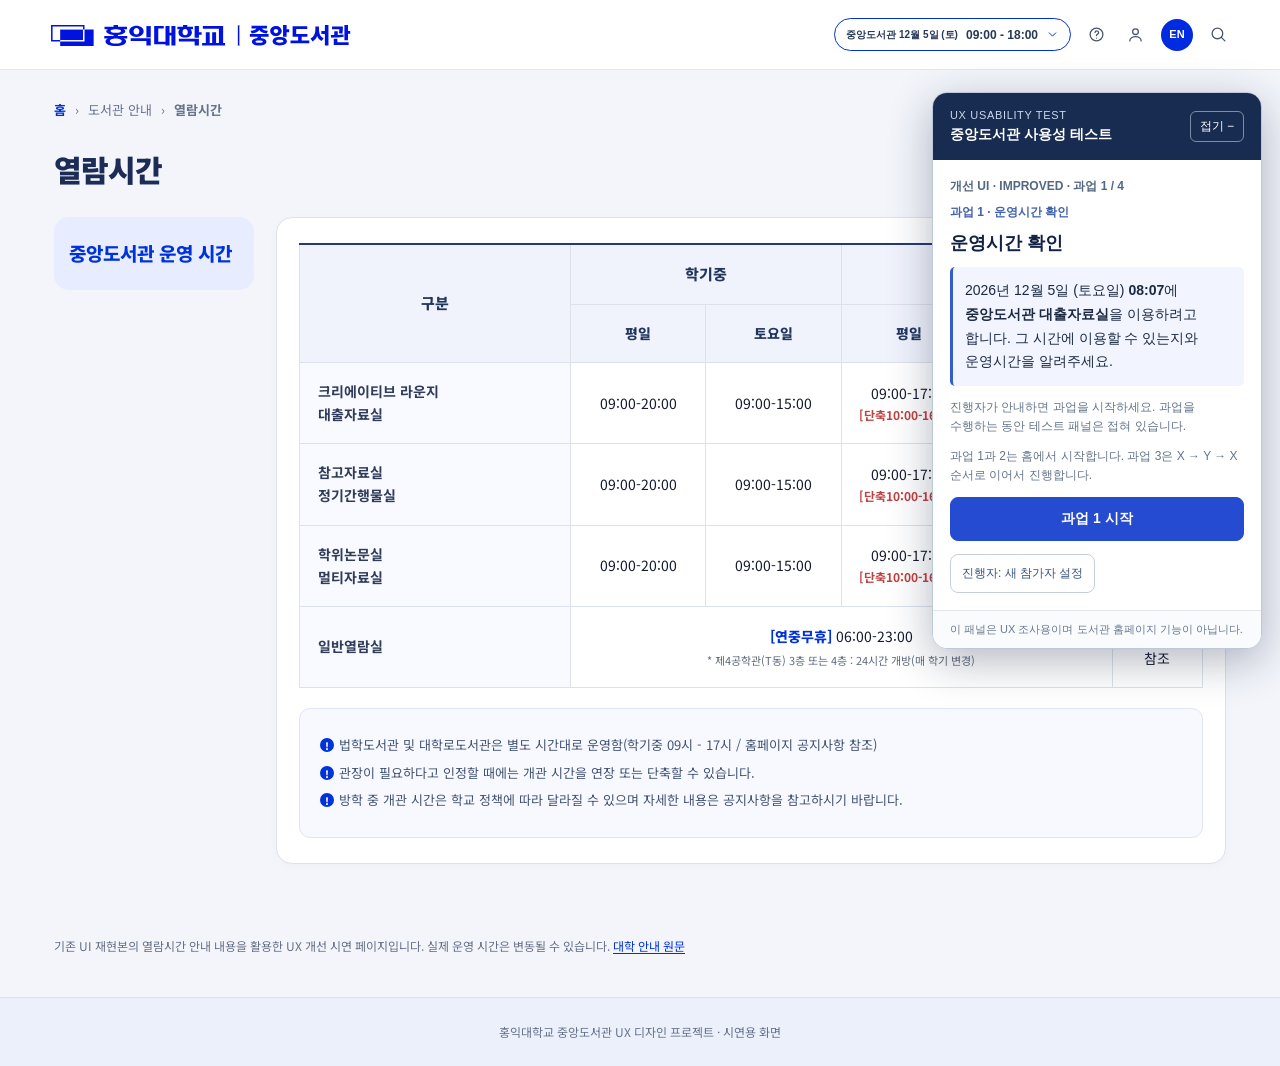
<file: improved/community/library-introduction/reading-time/index.html>
<!doctype html>
<html lang="ko">
<head>
<!-- Google Tag Manager: Hongik Library UX test -->
<script>
window.dataLayer = window.dataLayer || [];
window.dataLayer.push({ux_variant: "improved"});
(function(w,d,s,l,i){w[l]=w[l]||[];w[l].push({'gtm.start':
new Date().getTime(),event:'gtm.js'});var f=d.getElementsByTagName(s)[0],
j=d.createElement(s),dl=l!='dataLayer'?'&l='+l:'';j.async=true;j.src=
'https://www.googletagmanager.com/gtm.js?id='+i+dl;f.parentNode.insertBefore(j,f);
})(window,document,'script','dataLayer','GTM-NR3RGG3Z');
</script>
<!-- End Google Tag Manager -->

<meta charset="utf-8">
<meta name="viewport" content="width=device-width,initial-scale=1,viewport-fit=cover">
<meta name="theme-color" content="#F3F5FB">
<title>열람시간 | 홍익대학교 중앙도서관 개선 UI</title>
<link rel="preconnect" href="https://fonts.googleapis.com">
<link rel="preconnect" href="https://fonts.gstatic.com" crossorigin>
<link href="https://fonts.googleapis.com/css2?family=Noto+Sans+KR:wght@400;500;700;900&display=swap" rel="stylesheet">
<style>
:root{color-scheme:light;--blue:#0033d7;--soft:#e7ecff;--bg:#f3f5fb;--ink:#141a2e;--line:#dce1ee}
*{box-sizing:border-box}
html{scroll-behavior:smooth}
body{margin:0;background:var(--bg);color:var(--ink);font:15px/1.6 "Noto Sans KR","Apple SD Gothic Neo","Malgun Gothic",sans-serif}
a{color:inherit;text-decoration:none}
a:hover{text-decoration:underline}
button,input,select{font:inherit}
a:focus-visible,button:focus-visible{outline:3px solid var(--blue);outline-offset:3px}
.reading-page{max-width:1220px;margin:0 auto;padding:30px 24px 72px}
.breadcrumb{display:flex;gap:9px;align-items:center;color:#67738b;font-size:13px;margin:0 0 28px}
.breadcrumb a{color:#0033d7;font-weight:700}
.reading-page .page-title{margin:0 0 28px;font-size:30px;letter-spacing:-.035em;line-height:1.35;color:#1c2c57;font-weight:900}
.reading-layout{display:grid;grid-template-columns:200px minmax(0,1fr);gap:22px;align-items:start}
.reading-page h2.section-title{margin:0;padding:22px 15px;border-radius:15px;background:var(--soft);color:#0033d7;font-size:19px;font-weight:800;line-height:1.5}
.reading-main{min-width:0;border:1px solid var(--line);background:#fff;border-radius:16px;padding:25px 22px;box-shadow:0 2px 10px rgba(20,46,86,.025)}
.reading-page .table-scroll{overflow-x:auto}
.hours-table{border-collapse:collapse;width:100%;min-width:640px;table-layout:fixed;text-align:center;border-top:2px solid #263876;font-size:14px}
.hours-table th,.hours-table td{border:1px solid #dce1ec;padding:17px 9px;line-height:1.65;vertical-align:middle}
.hours-table thead th{background:#f0f3fc;color:#21365f;font-weight:800}
.hours-table thead tr:first-child th{font-size:15px}
.hours-table tbody th.slot-name{background:#f8faff;color:#303c59;font-weight:700;text-align:left;padding-left:18px}
.hours-table .break-note{display:block;font-size:12px;color:#bf4141;font-weight:700}
.hours-table .closed{color:#0033d7;font-weight:700;background:#f4f6ff}
.hours-table .always-open{color:#0033d7;font-weight:800}
.hours-table small{display:block;color:#606b7e;font-size:11px;margin-top:4px;line-height:1.5}
.reading-notes{padding:19px 20px;border:1px solid #dfe5f4;background:#f7f9ff;border-radius:11px;margin-top:20px;color:#445474;font-size:13px}
.reading-notes p{margin:7px 0;padding-left:19px;position:relative}
.reading-notes p:before{content:"!";position:absolute;left:0;top:3px;width:14px;height:14px;border-radius:50%;background:#0033d7;color:#fff;font-size:10px;font-weight:900;display:grid;place-items:center}
.source-note{max-width:1220px;margin:0 auto 42px;padding:0 24px;color:#647086;font-size:12px}
.source-note a{color:#0033d7;text-decoration:underline;text-underline-offset:2px}
.page-footer{background:#ecf0fa;color:#65728b;text-align:center;padding:24px 20px;font-size:12px;border-top:1px solid #dce1ee}
@media(max-width:900px){.reading-page{padding:23px 18px 45px}.reading-layout{grid-template-columns:1fr;gap:15px}.reading-page h2.section-title{padding:12px 15px;font-size:18px}.reading-main{padding:18px 14px}.hours-table th,.hours-table td{padding:12px 6px}}
@media(max-width:560px){.reading-page{padding:20px 11px 34px}.reading-page .page-title{font-size:25px}.reading-main{padding:12px 9px}.breadcrumb{font-size:11px;flex-wrap:wrap}.reading-notes{padding:12px;font-size:12px}.source-note{padding:0 14px}}
</style>
<!-- Beusable Journey Map: UX research tracking (authorized test site). -->
<script type="text/javascript">
(function(w, d, a){
    w.__beusablerumclient__ = {
        load : function(src){
            var b = d.createElement("script");
            b.src = src; b.async=true; b.type = "text/javascript";
            d.getElementsByTagName("head")[0].appendChild(b);
        }
    };w.__beusablerumclient__.load(a + "?url=" + encodeURIComponent(d.URL));
})(window, document, "//rum.beusable.net/load/b261115e130800u338");
</script>
<script src="../../../../shared/ux-task-panel.js?v=20261125-neutral-answer-v9" defer></script>
</head>
<body>
<!-- Google Tag Manager (noscript) -->
<noscript><iframe src="https://www.googletagmanager.com/ns.html?id=GTM-NR3RGG3Z" height="0" width="0" style="display:none;visibility:hidden"></iframe></noscript>
<!-- End Google Tag Manager (noscript) -->

<header aria-label="중앙도서관 공통 상단바"></header>
<script src="../../../../shared/improved-header.js?v=20261125-compact-icon-v8"></script>
<main class="reading-page">
<nav class="breadcrumb" aria-label="현재 위치"><a href="../../../">홈</a><span aria-hidden="true">›</span><span>도서관 안내</span><span aria-hidden="true">›</span><strong>열람시간</strong></nav>
<h1 class="page-title">열람시간</h1>
<div class="reading-layout">
<h2 class="section-title">중앙도서관 운영 시간</h2>
<div class="reading-main">
<div class="table-scroll">
<table class="hours-table" aria-label="중앙도서관 학기중 및 방학중 열람시간">
<colgroup><col style="width:30%"><col style="width:15%"><col style="width:15%"><col style="width:15%"><col style="width:15%"><col style="width:10%"></colgroup>
<thead>
<tr><th rowspan="2" scope="col">구분</th><th colspan="2" scope="colgroup">학기중</th><th colspan="2" scope="colgroup">방학중</th><th rowspan="2" scope="col">비고</th></tr>
<tr><th scope="col">평일</th><th scope="col">토요일</th><th scope="col">평일</th><th scope="col">토요일</th></tr>
</thead>
<tbody>
<tr><th scope="row" class="slot-name">크리에이티브 라운지<br>대출자료실</th><td>09:00-20:00</td><td>09:00-15:00</td><td>09:00-17:00<span class="break-note">[단축10:00-16:00]</span></td><td>09:00-15:00</td><td rowspan="3">공휴일<br>휴실</td></tr>
<tr><th scope="row" class="slot-name">참고자료실<br>정기간행물실</th><td>09:00-20:00</td><td>09:00-15:00</td><td>09:00-17:00<span class="break-note">[단축10:00-16:00]</span></td><td class="closed" rowspan="2">미운영</td></tr>
<tr><th scope="row" class="slot-name">학위논문실<br>멀티자료실</th><td>09:00-20:00</td><td>09:00-15:00</td><td>09:00-17:00<span class="break-note">[단축10:00-16:00]</span></td></tr>
<tr class="reading-room"><th scope="row" class="slot-name">일반열람실</th><td colspan="4"><span class="always-open">[연중무휴]</span> 06:00-23:00<small>* 제4공학관(T동) 3층 또는 4층 : 24시간 개방(매 학기 변경)</small></td><td>공지사항<br>참조</td></tr>
</tbody>
</table>
</div>
<div class="reading-notes">
<p>법학도서관 및 대학로도서관은 별도 시간대로 운영함(학기중 09시 - 17시 / 홈페이지 공지사항 참조)</p>
<p>관장이 필요하다고 인정할 때에는 개관 시간을 연장 또는 단축할 수 있습니다.</p>
<p>방학 중 개관 시간은 학교 정책에 따라 달라질 수 있으며 자세한 내용은 공지사항을 참고하시기 바랍니다.</p>
</div>
</div>
</div>
</main>
<div class="source-note">기존 UI 재현본의 열람시간 안내 내용을 활용한 UX 개선 시연 페이지입니다. 실제 운영 시간은 변동될 수 있습니다. <a href="https://honors.hongik.ac.kr/community/library-introduction/reading-time/" target="_blank" rel="noopener noreferrer">대학 안내 원문</a></div>
<footer class="page-footer">홍익대학교 중앙도서관 UX 디자인 프로젝트 · 시연용 화면</footer>
</body>
</html>
</file>
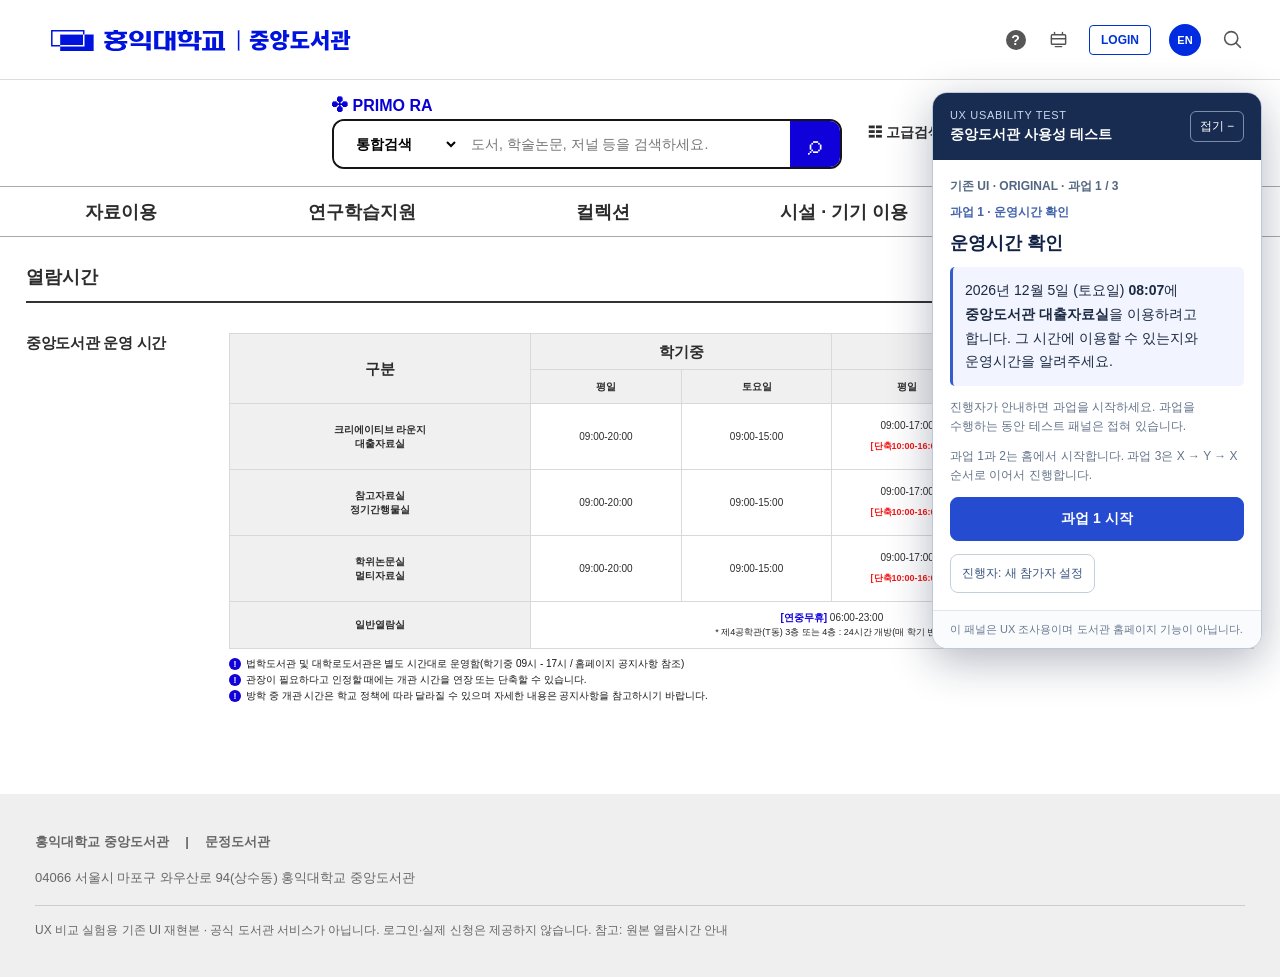
<file: original/community/library-introduction/reading-time/index.html>
<!doctype html>
<html lang="ko">
<head>
<!-- Google Tag Manager: Hongik Library UX test -->
<script>
window.dataLayer = window.dataLayer || [];
window.dataLayer.push({ux_variant: "original"});
(function(w,d,s,l,i){w[l]=w[l]||[];w[l].push({'gtm.start':
new Date().getTime(),event:'gtm.js'});var f=d.getElementsByTagName(s)[0],
j=d.createElement(s),dl=l!='dataLayer'?'&l='+l:'';j.async=true;j.src=
'https://www.googletagmanager.com/gtm.js?id='+i+dl;f.parentNode.insertBefore(j,f);
})(window,document,'script','dataLayer','GTM-NR3RGG3Z');
</script>
<!-- End Google Tag Manager -->

<meta charset="utf-8">
<meta name="viewport" content="width=device-width,initial-scale=1">
<title>열람시간 | 홍익대학교 중앙도서관 기존 UI 재현</title>
<style>
*{box-sizing:border-box}
body{margin:0;background:#fff;color:#2c2c2c;font:14px Arial,'Malgun Gothic',sans-serif}
body.menu-open{overflow:hidden}
button,input,select{font:inherit}
button,a{cursor:pointer}
a{color:inherit;text-decoration:none}
button{border:0;background:none;color:inherit}
a:focus-visible,button:focus-visible,input:focus-visible{outline:3px solid #efa82a;outline-offset:3px}
.top{height:80px;border-bottom:1px solid #ddd;display:flex;align-items:center;justify-content:space-between;padding:0 24px}
.brand{color:#0900d5;font-size:23px;font-weight:900;letter-spacing:-1px}
.tools{display:flex;align-items:center;gap:22px}
.login{border:1px solid #0900d5;border-radius:4px;color:#0900d5;padding:5px 9px;font-weight:700}
.language{background:#0900d5;color:#fff;border-radius:50%;padding:8px;font-size:11px}
.searcharea{height:106px;display:flex;align-items:center;justify-content:center;gap:20px}
.searchwrap{width:510px}
.ra{color:#0900d5;font-size:16px;font-weight:bold;margin:0 0 4px}
.searchbox{height:50px;border:2px solid #151515;border-radius:12px;display:flex;overflow:hidden}
.searchbox select{width:125px;border:0;padding:0 18px;background:white;font-weight:700}
.searchbox input{border:0;min-width:0;flex:1;padding:0 12px;outline:0}
.searchbox button{width:50px;background:#1000d9;color:white;font-size:27px}
.advanced{font-weight:bold}
nav{height:51px;border-top:1px solid #aaa;border-bottom:1px solid #aaa;display:flex;align-items:stretch;justify-content:space-around}
nav>a,nav>button{flex:1;display:flex;align-items:center;justify-content:center;font-weight:bold;font-size:18px}
nav>button:last-child{flex:0 0 50px;background:#1000d9;color:white;margin-right:24px}
.wrap{max-width:1400px;margin:0 auto;padding:0 32px}
.breadcrumb{padding:30px 0 10px;color:#777;font-size:12px}
.breadcrumb a:hover{text-decoration:underline}
.page-layout{display:grid;grid-template-columns:220px minmax(0,1fr);gap:42px;padding:18px 0 65px}
.side{border-top:2px solid #1000d9;min-width:0}
.side h2{font-size:23px;margin:23px 17px 17px}
.side h3{margin:0;font-size:15px;padding:14px 17px;border-bottom:1px solid #d2d2d2;background:#f5f5f5}
.side a,.side button{display:block;width:100%;text-align:left;padding:13px 18px;font-size:13px;border-bottom:1px solid #eee}
.side .active{color:#1000d9;background:#e6edff;font-weight:bold;border-left:3px solid #1000d9;padding-left:15px}
.side a:hover,.side button:hover{text-decoration:underline}
article{min-width:0}
.page-title{font-size:31px;font-weight:750;border-bottom:2px solid #252525;padding:4px 0 19px;margin:0 0 34px}
h2.section-title{font-size:23px;margin:0 0 14px;padding-left:12px;position:relative}
h2.section-title::before{content:'';width:4px;height:20px;background:#1000d9;position:absolute;left:0;top:4px}
.term-info{display:flex;align-items:center;justify-content:space-between;gap:12px;flex-wrap:wrap;margin:0 0 17px;color:#666;font-size:13px}
.term-badge{border-radius:3px;color:#1000d9;background:#e6edff;padding:5px 9px;font-size:12px;font-weight:bold}
.table-scroll{overflow-x:auto}
.hours-table{border-collapse:collapse;width:100%;min-width:760px;table-layout:fixed;text-align:center;font-size:14px;border-top:2px solid #222}
.hours-table th,.hours-table td{border:1px solid #ddd;padding:18px 12px;line-height:1.55}
.hours-table th{background:#f5f5f7;font-weight:bold}
.hours-table thead tr:first-child th{font-size:15px}
.hours-table th:first-child{width:26%}
.hours-table th:last-child{width:12%}
.hours-table .vacation{background:#f1f5ff}
.hours-table thead .vacation{color:#1000d9;background:#e5edff}
.hours-table .slot-name{font-weight:bold;background:#fafafa;text-align:left;padding-left:22px}
.hours-table small{font-size:12px;color:#666}
.hours-table .break-note{color:#1000d9;font-size:12px;display:block;margin-top:3px}
.notes{padding:24px 25px;background:#f7f8fb;margin-top:25px;border:1px solid #e7e7eb;font-size:13px;line-height:1.8}
.notes p{margin:7px 0}
.notes li{margin-bottom:3px}
.source-note{margin-top:22px;color:#777;font-size:12px;line-height:1.7}
.source-note a{color:#1000d9;text-decoration:underline}
footer{background:#efefef;margin-top:30px;padding:35px;line-height:2;color:#666;font-size:13px}
footer p{margin:10px 0}
.testnote{border-top:1px solid #ccc;padding-top:12px;margin-top:14px;font-size:12px}
.mega{display:none;position:fixed;inset:0;z-index:1000;background:#fff;border-top:2px solid #1000d9;overflow-y:auto}
.mega.open{display:block}
.mega-shell{width:calc(100% - 58px);max-width:1360px;min-height:100%;margin:0 auto;padding:45px 0;display:flex;flex-direction:column;justify-content:center}
.mega-brand{display:block;text-align:center;color:#0900d5;font-size:13px;font-weight:900;line-height:18px;margin:0 0 31px}
.mega-close{position:fixed;right:16px;top:12px;width:28px;height:28px;font-size:24px;color:#555;z-index:2}
.mega-grid{display:grid;grid-template-columns:repeat(3,minmax(0,1fr));column-gap:12px;row-gap:47px}
.mega-section{min-width:0}
.mega-section h3{height:31px;display:flex;align-items:center;justify-content:center;margin:0;background:#e3ecff;border-radius:3px;color:#111;font-size:12px;font-weight:700}
.mega-columns{display:grid;grid-template-columns:repeat(2,minmax(0,1fr));column-gap:10px;padding:10px 5px 0}
.mega-group{min-width:0}
.mega-group h4{font-size:11px;font-weight:700;line-height:15px;margin:0 0 6px}
.mega-group ul{padding:0;margin:0;list-style:none}
.mega-group li{padding-left:11px;position:relative;min-width:0}
.mega-group li::before{content:'•';position:absolute;left:0;top:0;font-size:11px;line-height:17px}
.mega-group a,.mega-group button{display:block;width:100%;text-align:left;margin:0;padding:0;line-height:17px;height:17px;font-size:9px;color:#666;overflow:hidden;text-overflow:ellipsis;white-space:nowrap}
.mega-group a:hover,.mega-group button:hover{text-decoration:underline;color:#1000d9}
.mega-group .mega-group{margin-top:9px}
dialog{max-width:600px;width:90%;border:1px solid #ddd;border-radius:8px;padding:28px;box-shadow:0 10px 60px #0003}
dialog::backdrop{background:#0005}
.dialog-close{float:right;font-size:24px}
@media(max-width:900px){.top{padding:0 15px;height:65px}.brand{font-size:17px}.tools{gap:9px}.tools .optional{display:none}.searcharea{padding:15px;gap:10px;height:110px}.searchwrap{width:100%}.searchbox select{width:104px;padding:0 7px}.advanced{font-size:11px;white-space:nowrap}nav>a,nav>button{font-size:12px}nav>button:last-child{margin-right:0;flex-basis:35px}.wrap{padding:0 16px}.page-layout{grid-template-columns:1fr;gap:18px}.side{display:none}.mega-grid{grid-template-columns:repeat(2,minmax(0,1fr))}}
@media(max-width:520px){.mega-grid{grid-template-columns:1fr}.mega-shell{width:calc(100% - 30px)}}

/* Original library reading-time page: neutral table and small typography. */
.reading-page{width:100%;max-width:1400px;margin:0 auto;padding:28px 26px 60px}
.reading-page .page-title{font-size:18px;font-weight:700;line-height:24px;margin:0;padding:0 0 12px;border-bottom:2px solid #333}
.reading-layout{display:grid;grid-template-columns:190px minmax(0,1fr);gap:13px;align-items:start;margin-top:30px}
.reading-page h2.section-title{font-size:15px;line-height:20px;font-weight:700;letter-spacing:-.3px;padding:0;margin:0}
.reading-page h2.section-title::before{content:none}
.reading-main{min-width:0}
.reading-page .table-scroll{overflow-x:auto}
.reading-page .hours-table{width:100%;min-width:590px;border-collapse:collapse;table-layout:fixed;text-align:center;font-size:10px;line-height:1.3;border:0}
.reading-page .hours-table th,.reading-page .hours-table td{border:1px solid #d9d9d9;padding:7px 5px;font-size:10px;line-height:1.4;font-weight:400}
.reading-page .hours-table thead th{height:34px;background:#f0f0f0;font-weight:700;font-size:10px}
.reading-page .hours-table tbody tr:not(.reading-room){height:66px}
.reading-page .hours-table tbody tr.reading-room{height:47px}
.reading-page .hours-table .slot-name{background:#f0f0f0;font-size:10px;font-weight:700;text-align:center;padding:6px}
.reading-page .hours-table .break-note{color:#f01818;font-size:9px;line-height:15px;font-weight:700;display:block;margin-top:6px}
.reading-page .hours-table .closed{color:#1b00e9;font-weight:700}
.reading-page .hours-table .always-open{color:#1000d9;font-weight:700}
.reading-page .hours-table small{font-size:9px;display:block;line-height:1.4;color:#222;margin-top:1px}
.reading-page .reading-notes{font-size:10px;line-height:16px;padding:0;margin-top:7px;color:#161616}
.reading-page .reading-notes p{margin:0;position:relative;padding:0 0 0 17px;min-height:16px}
.reading-page .reading-notes p:before{content:'!';position:absolute;top:2px;left:0;width:12px;height:12px;line-height:12px;text-align:center;border-radius:50%;font-weight:700;font-size:9px;color:#fff;background:#1000d9}
@media(max-width:700px){.reading-page{padding:22px 16px 40px}.reading-layout{display:block;margin-top:20px}.reading-page h2.section-title{margin-bottom:15px}.reading-page .hours-table{min-width:590px}}


.top .brand.brand-image{display:inline-flex;align-items:center;line-height:1;margin:0;padding:0;text-decoration:none;max-width:100%;flex:0 1 auto}
.top .brand-image img{display:block;width:309px;height:auto;max-width:100%;object-fit:contain}
.top .tools{display:flex;align-items:center;gap:18px}
.top .tools .optional{padding:0;display:grid;place-items:center;width:25px;height:32px}
.top .tools .original-help-icon{height:20px;width:20px;border-radius:50%;background:#565656;color:white;display:grid;place-items:center;font:bold 14px/1 Arial,sans-serif}
.top .tools .original-ui-tool-icon{color:#535353;display:block}
.top .tools .login{background:#fff;color:#0033d7;border:1.5px solid #0033d7;border-radius:4px;height:30px;padding:0 11px;font:700 12px Arial,sans-serif}
.top .tools .language{background:#002be1;color:white;border-radius:50%;width:32px;height:32px;display:grid;place-items:center;padding:0;font:700 11px Arial,sans-serif}
.top .tools #focusSearch{padding:0;width:27px;height:32px;display:grid;place-items:center;color:#555}
.top .tools #focusSearch svg{display:block}
@media(min-width:1101px){.top{padding-left:48px;padding-right:34px}}
@media(max-width:1100px){.top .brand-image img{width:213px}.top .tools{gap:10px}}
@media(max-width:550px){.top .brand-image img{width:170px}.top .tools{gap:5px}.top .tools .optional{display:none}}
</style>
<!-- Beusable Journey Map: UX research tracking (authorized test site). -->
<script type="text/javascript">
(function(w, d, a){
    w.__beusablerumclient__ = {
        load : function(src){
            var b = d.createElement("script");
            b.src = src; b.async=true; b.type = "text/javascript";
            d.getElementsByTagName("head")[0].appendChild(b);
        }
    };w.__beusablerumclient__.load(a + "?url=" + encodeURIComponent(d.URL));
})(window, document, "//rum.beusable.net/load/b261115e130800u338");
</script>
<!-- Shared UX task survey: original/improved comparison -->
<script src="../../../../shared/ux-task-panel.js?v=20261125-neutral-answer-v9" defer></script>
</head>
<body>
<!-- Google Tag Manager (noscript) -->
<noscript><iframe src="https://www.googletagmanager.com/ns.html?id=GTM-NR3RGG3Z" height="0" width="0" style="display:none;visibility:hidden"></iframe></noscript>
<!-- End Google Tag Manager (noscript) -->

<header>
<div class="top"><a class="brand brand-image" href="../../../" aria-label="홍익대학교 중앙도서관 홈"><img src="../../../../shared/assets/hongik-library-brand-crop.png" width="309" height="34" alt="홍익대학교 | 중앙도서관"></a><div class="tools"><button class="optional" data-info="문의 / 연락처" aria-label="도움말"><span class="original-help-icon" aria-hidden="true">?</span></button><button class="optional" data-info="홍익대학교 홈페이지" aria-label="홍익대학교 홈페이지"><svg class="original-ui-tool-icon" viewBox="0 0 24 24" width="19" height="19" fill="none" stroke="currentColor" stroke-width="1.8" stroke-linejoin="round" stroke-linecap="round" aria-hidden="true"><rect x="3" y="6" width="18" height="12" rx="1"/><path d="M7 3v2M17 3v2M3 11h18M8 21h8"/></svg></button><button class="login" data-info="LOGIN">LOGIN</button><button class="language" data-info="English">EN</button><button id="focusSearch" aria-label="검색창으로 이동"><svg viewBox="0 0 24 24" width="21" height="21" fill="none" stroke="currentColor" stroke-width="1.8" stroke-linecap="round" aria-hidden="true"><circle cx="10.5" cy="10.5" r="7.5"/><path d="m16 16 5 5"/></svg></button></div></div>
<div class="searcharea"><div class="searchwrap"><div class="ra">✣ PRIMO RA</div><form class="searchbox" action="../../../" method="get"><select aria-label="검색 범위"><option>통합검색</option><option>소장자료</option><option>전자자료</option></select><input id="query" type="search" name="q" aria-label="검색어" placeholder="도서, 학술논문, 저널 등을 검색하세요." required><input type="hidden" name="view" value="results"><button aria-label="검색" type="submit">⌕</button></form></div><button class="advanced" data-info="고급검색">☷ 고급검색</button></div>
<nav aria-label="주 메뉴"><a href="../../../">자료이용</a><a href="../../../">연구학습지원</a><a href="../../../">컬렉션</a><a href="../../../">시설 · 기기 이용</a><a href="./">커뮤니티</a><button id="allmenu" aria-label="전체 메뉴" aria-expanded="false">☰</button></nav>
</header>
<div id="mega" class="mega" role="dialog" aria-label="전체 메뉴" aria-modal="true"></div>

<main class="wrap reading-page">
<h1 class="page-title">열람시간</h1>
<div class="reading-layout">
<h2 class="section-title">중앙도서관 운영 시간</h2>
<div class="reading-main">
<div class="table-scroll">
<table class="hours-table" aria-label="중앙도서관 학기중 및 방학중 열람시간">
<colgroup><col style="width:30%"><col style="width:15%"><col style="width:15%"><col style="width:15%"><col style="width:15%"><col style="width:10%"></colgroup>
<thead>
<tr><th rowspan="2" scope="col">구분</th><th colspan="2" scope="colgroup">학기중</th><th colspan="2" scope="colgroup">방학중</th><th rowspan="2" scope="col">비고</th></tr>
<tr><th scope="col">평일</th><th scope="col">토요일</th><th scope="col">평일</th><th scope="col">토요일</th></tr>
</thead>
<tbody>
<tr><th scope="row" class="slot-name">크리에이티브 라운지<br>대출자료실</th><td>09:00-20:00</td><td>09:00-15:00</td><td>09:00-17:00<span class="break-note">[단축10:00-16:00]</span></td><td>09:00-15:00</td><td rowspan="3">공휴일<br>휴실</td></tr>
<tr><th scope="row" class="slot-name">참고자료실<br>정기간행물실</th><td>09:00-20:00</td><td>09:00-15:00</td><td>09:00-17:00<span class="break-note">[단축10:00-16:00]</span></td><td class="closed" rowspan="2">미운영</td></tr>
<tr><th scope="row" class="slot-name">학위논문실<br>멀티자료실</th><td>09:00-20:00</td><td>09:00-15:00</td><td>09:00-17:00<span class="break-note">[단축10:00-16:00]</span></td></tr>
<tr class="reading-room"><th scope="row" class="slot-name">일반열람실</th><td colspan="4"><span class="always-open">[연중무휴]</span> 06:00-23:00<small>* 제4공학관(T동) 3층 또는 4층 : 24시간 개방(매 학기 변경)</small></td><td>공지사항<br>참조</td></tr>
</tbody>
</table>
</div>
<div class="reading-notes">
<p>법학도서관 및 대학로도서관은 별도 시간대로 운영함(학기중 09시 - 17시 / 홈페이지 공지사항 참조)</p>
<p>관장이 필요하다고 인정할 때에는 개관 시간을 연장 또는 단축할 수 있습니다.</p>
<p>방학 중 개관 시간은 학교 정책에 따라 달라질 수 있으며 자세한 내용은 공지사항을 참고하시기 바랍니다.</p>
</div>
</div>
</div>
</main>
<footer><b>홍익대학교 중앙도서관　 |　 문정도서관</b><p>04066 서울시 마포구 와우산로 94(상수동) 홍익대학교 중앙도서관</p><div class="testnote">UX 비교 실험용 기존 UI 재현본 · 공식 도서관 서비스가 아닙니다. 로그인·실제 신청은 제공하지 않습니다. 참고: <a href="https://honors.hongik.ac.kr/community/library-introduction/reading-time/" target="_blank" rel="noopener noreferrer">원본 열람시간 안내</a></div></footer>
<dialog id="infoDialog"><button class="dialog-close" aria-label="닫기">×</button><h2 id="dialogTitle"></h2><p>이 기능은 UX 평가용 재현본의 실험 범위에 포함되지 않습니다.</p></dialog>
<script>
const megaData=[{"title":"자료이용","groups":[{"name":"자료검색","items":["통합검색","소장자료","전자자료(학술지 논문)","학술 DB(교외접속)","전자저널(다이름)","학위논문","전자책/이러닝/전자잡지","정부/공공기관 보고서"]},{"name":"자료 이용안내","items":["대출/반납","자료 구입 신청","상호대차","원문복사","외국학술지지원센터","협력기관 자료 이용","장애학생지원 서비스"]}]},{"title":"연구학습지원","groups":[{"name":"연구학습지원 서비스","items":["연구단계별 가이드","주제별 가이드","학술질의응답","연구지원 FAQ","수업교재 정보","이용교육","연구성과 분석"]},{"name":"논문작성 지원 도구","items":["서지 관리 도구(EndNote Fusion)","연구윤리 및 표절예방/AI 활용","S2 Journal(학술지 종합정보)","저널 투고지원/OA 출판지원","학위논문 제출(학위논문 제제)","AI Research"]}]},{"title":"컬렉션","groups":[{"name":"홍익 컬렉션","items":["신착자료","인기자료","교수저서","홍익대 발간자료","홍익신문 - 교수추천도서","홍익 Hot Paper"]},{"name":"테마별 컬렉션","items":["중앙도서관 북큐레이션","법학도서관 북큐레이션","정기간행물 큐레이션","미술/건축/예술 큐레이션","독서·문화프로그램/이벤트 큐레이션","서평쓰기대회 수상작","미디어 추천자료","우수학술도서"]}]},{"title":"시설 · 기기 이용","groups":[{"name":"시설 이용 안내","items":["시설 안내","공동학습실","일반 열람실","크리에이티브 라운지","THE H READING LOUNGE","법학도서관","대학로도서관","찾아오시는 길"]},{"name":"기기 이용 안내","items":["모바일 학생증","노트북/기기대여","PC/Wi-fi·모바일","인쇄·복사·스캔"]}]},{"title":"커뮤니티","groups":[{"name":"도서관 안내 및 소식","items":["도서관 소개","공지사항","열람시간","이용자별 안내(졸업/수료생)","Q&A / FAQ","자료 기증","열람증 신청/연장/환불","도서관 SNS(인스타/유튜브)"]},{"name":"독서문화 프로그램","items":["독서로드맵","프로그램 성과 보고서","도서관 우수 이용자","북토크","학생 작품 전시 신청"]}]},{"title":"My Library","groups":[{"name":"내 서재","items":["대출/연장 현황","예약 현황","연체 현황"],"extra":[{"name":"시설/서비스 신청 현황","items":["공동학습실신청 현황","이용교육신청 현황"]}]},{"name":"자료신청현황","items":["자료구입신청 현황","서가에 없는 도서신청 현황","보존서고신청 현황","타기관 자료신청 현황"]}]}];
const esc=s=>String(s).replace(/[&<>"']/g,c=>({'&':'&amp;','<':'&lt;','>':'&gt;','"':'&quot;',"'":'&#39;'}[c]));
const mega=document.getElementById('mega'), allmenu=document.getElementById('allmenu'), dialog=document.getElementById('infoDialog');
function renderGroup(g){return '<div class="mega-group"><h4>'+esc(g.name)+'</h4><ul>'+g.items.map(n=>'<li>'+(n==='열람시간'?'<a aria-current="page" href="./">'+esc(n)+'</a>':'<button data-info="'+esc(n)+'">'+esc(n)+'</button>')+'</li>').join('')+'</ul>'+(g.extra||[]).map(renderGroup).join('')+'</div>'}
mega.innerHTML='<div class="mega-shell"><button class="mega-close" id="megaClose" type="button" aria-label="전체 메뉴 닫기">×</button><a href="../../../" class="mega-brand">▣ 홍익대학교 | 중앙도서관</a><div class="mega-grid">'+megaData.map(m=>'<section class="mega-section"><h3>'+esc(m.title)+'</h3><div class="mega-columns">'+m.groups.map(renderGroup).join('')+'</div></section>').join('')+'</div></div>';
function toggleMenu(force){let open=force===undefined?!mega.classList.contains('open'):force;mega.classList.toggle('open',open);document.body.classList.toggle('menu-open',open);allmenu.setAttribute('aria-expanded',String(open));if(open)document.getElementById('megaClose').focus();else allmenu.focus()}
allmenu.onclick=()=>toggleMenu();
document.getElementById('megaClose').onclick=()=>toggleMenu(false);
document.getElementById('focusSearch').onclick=()=>document.getElementById('query').focus();
document.querySelector('.dialog-close').onclick=()=>dialog.close();
document.addEventListener('keydown',e=>{if(e.key==='Escape'&&mega.classList.contains('open'))toggleMenu(false)});
document.addEventListener('click',e=>{const b=e.target.closest('[data-info]');if(b){document.getElementById('dialogTitle').textContent=b.dataset.info;if(mega.classList.contains('open'))toggleMenu(false);dialog.showModal()}});
dialog.onclick=e=>{if(e.target===dialog)dialog.close()};
</script>
</body>
</html>
</file>
<file: original/live-search.css>
/* Real-time public catalog search, matching the original result list density. */
.live-search-page .resulthead{padding:36px 0 25px}
.live-search-page .resulthead h1{font-size:26px;margin-bottom:10px}
.live-search-page .querybar{border-radius:8px;padding:15px 22px;margin-bottom:25px}
.live-resultcard{padding:22px 26px 20px;max-width:100%;min-width:0}
.live-resultcard .cardhead{gap:9px}
.live-resultcard .cardhead h2{font-size:21px}
.live-resultcard .cardhead span{font-size:12px;color:#777}
.live-resultcard .cardhead button{font-size:12px}
.live-status{padding:15px 0 5px;color:#727272;font-size:12px}
.live-status .live-retry{margin-left:8px;border:1px solid #1000d9;color:#1000d9;background:#fff;border-radius:4px;padding:7px 12px;font-size:12px}
.live-status .live-retry:hover{background:#eff2ff}
.live-book{gap:28px;align-items:flex-start;min-height:190px}
.live-book .live-cover{width:94px;min-width:94px;height:132px;padding:0;border:1px solid #ddd;background:#e6edfb;overflow:hidden;font-size:11px}
.live-book .live-cover img{width:100%;height:100%;object-fit:contain;background:#e9f0fb}
.live-book .live-cover span{font-size:10px;line-height:1.5}
.live-book .live-book-body{flex:1;min-width:0}
.live-book .live-book-body h3{font-size:16px;line-height:1.5;margin:10px 0 5px}
.live-book .live-book-body h3 button{font-size:inherit;font-weight:700;text-align:left;padding:0;line-height:inherit}
.live-book .live-book-body h3 button:hover{text-decoration:underline;color:#1000d9}
.live-book .live-book-body p{font-size:12px;color:#777;line-height:1.6;overflow-wrap:anywhere}
.live-book .holdings{font-size:12px;margin-top:3px}
.live-book .holding{border:1px solid #e5e9f3;border-radius:5px;font-size:12px;margin-top:12px}
.live-book .holding p{color:#444;margin:5px 0;font-size:12px}
.live-pager{display:flex;justify-content:space-between;align-items:center;gap:15px;padding:22px 4px 4px;font-size:13px;color:#777}
.live-pager button{border:1px solid #cfd2df;border-radius:5px;background:white;padding:9px 13px;color:#252525}
.live-pager button:hover:not(:disabled){border-color:#1000d9;color:#1000d9}
.live-pager button:disabled{opacity:.35;cursor:default}
.live-scope-note{color:#777;font-size:12px;line-height:1.7;margin:18px 0 38px}
.live-filterbar{display:flex;align-items:center;flex-wrap:wrap;gap:18px;margin:0 0 20px;font-size:13px}
.live-filterbar label{display:flex;align-items:center;gap:6px}
.live-filterbar select{padding:7px 9px;border:1px solid #ccc;background:#fff}
.live-filterbar small{color:#777;font-size:11px}
@media(max-width:800px){.live-resultcard{padding:18px}.live-book{gap:15px}.live-book .live-cover{width:76px;min-width:76px;height:110px}.live-book .live-book-body h3{font-size:14px}.live-search-page .resulthead h1{font-size:24px}}

/* Multi-category result page: the original library uses vertical, full-width sections. */
.live-results{display:grid;grid-template-columns:repeat(2,minmax(0,1fr));gap:34px 30px;min-width:0}
.live-results .live-section{width:100%;max-width:none}
.live-section[hidden]{display:none !important}
.live-section .cardhead h2{font-size:21px;font-weight:700}
.live-section .cardhead span{font-size:12px}
.live-section .cardhead button{margin-left:auto}
.live-section .live-status:empty{display:none}
.live-section .live-status{font-size:11px;line-height:1.6;padding:12px 0 5px;color:#6d6d6d}
.live-section .live-book{padding:24px 0;min-height:152px}
.live-section .live-book:last-of-type{border-bottom:none}
.live-section .live-description{font-size:12px;line-height:1.55;color:#777;margin-top:9px;display:-webkit-box;-webkit-box-orient:vertical;-webkit-line-clamp:3;overflow:hidden}
.live-section .live-pager{border-top:1px solid #e5e5e5;margin-top:5px;padding:18px 2px 0}
.live-section .live-pager button:disabled{color:#aaa;background:#fafafa}
.live-section .empty{padding:26px 4px}
.live-search-page .find{margin-top:35px}
.live-search-page #liveSecondQuery{padding:11px 12px;border:1px solid #bbb;border-radius:5px;max-width:300px;width:65%;margin-right:5px}
.live-search-page .find [data-live-search-again]{border-radius:5px;background:#1000d9;color:white;padding:11px 16px}
@media (max-width:720px){.live-results{gap:15px}.live-section .live-book{padding:18px 0}.live-section .cardhead h2{font-size:17px}}

/* Screenshot-matched original search: two equal columns, paired category cards. */
.live-search-page{padding-bottom:36px}
.live-search-page .resulthead{padding:30px 0 26px}
.live-search-page .resulthead h1{font-size:24px;margin-bottom:10px;line-height:1.25}
.live-search-page .resulthead .switch{font-size:13px}
.live-search-page .querybar{border-radius:8px;padding:14px 20px;font-size:13px;margin-bottom:32px}
.live-results{display:grid;grid-template-columns:repeat(2,minmax(0,1fr));align-items:stretch;gap:34px 30px}
.live-results .live-section{display:flex;flex-direction:column;min-width:0;padding:29px 30px 23px;border:1px solid #e2e2e2;background:#fff;border-radius:8px;overflow:hidden}
.live-results .live-section[data-live-section="database"]{grid-column:1/-1}
.live-results .live-section[hidden]{display:none !important}
.live-section>.cardhead{gap:10px;padding:0 0 11px;margin:0;border-bottom:1px solid #c0c0c0}
.live-section>.cardhead h2{font-size:20px;font-weight:700;line-height:1.35;white-space:nowrap}
.live-section>.cardhead [data-part="count"]{font-size:12px;white-space:nowrap;color:#555}
.live-section>.cardhead [data-live-all]{font-size:12px;margin-left:auto;white-space:nowrap;color:#888;padding:4px 0}
.live-section>.cardhead [data-live-all]:hover{color:#1000d9;text-decoration:underline}
.live-section [data-part="items"]{flex:1 1 auto;min-height:0}
.live-section .live-book{display:flex;align-items:flex-start;gap:24px;min-width:0;min-height:0;margin:0;padding:22px 0;border-bottom:1px solid #ddd}
.live-section .live-book.no-cover{display:block;padding:27px 0}
.live-section .live-book:last-child{border-bottom:0}
.live-book .live-cover{flex:0 0 124px;width:124px;min-width:124px;height:174px;overflow:hidden;border:1px solid #e0e3eb;border-radius:3px;background:#e5edff;box-shadow:none;padding:0;display:flex;align-items:center;justify-content:center}
.live-book .live-cover img{width:100%;height:100%;object-fit:contain;background:#e5edff}
.live-cover .live-cover-emblem{width:82px;height:82px;border:3px double #8390aa;border-radius:50%;display:flex;align-items:center;justify-content:center;text-align:center;font-size:11px;line-height:1.4;font-weight:bold;letter-spacing:-.3px;color:#8292ac}
.live-book .live-book-body{min-width:0;flex:1}
.live-book .tag{font-size:11px;line-height:18px;border-radius:16px;padding:2px 9px;margin-right:2px;vertical-align:middle}
.live-section .live-book h3{font-size:14px;line-height:1.48;letter-spacing:-.2px;margin:10px 0 7px;font-weight:700;overflow-wrap:anywhere}
.live-section .live-book h3 button{font-size:inherit;font-weight:inherit;line-height:inherit;text-align:left;padding:0;color:#171717}
.live-section .live-book h3 button:hover{color:#1000d9;text-decoration:underline}
.live-section .live-book p{font-size:12px;color:#777;line-height:1.45;margin:3px 0;overflow-wrap:anywhere}
.live-section .live-book .live-description{font-size:11px;line-height:1.45;-webkit-line-clamp:2}
.live-section .live-book .holdings{font-size:12px;margin-top:5px;font-weight:700;color:#1000d9}
.live-section .live-book .holding{padding:12px;margin-top:9px}
.live-section .live-status{font-size:11px;padding:9px 0 0;line-height:1.5;color:#777}
.live-section .live-status:empty{display:none}
.live-section .live-pager{flex-shrink:0;display:flex;justify-content:space-between;align-items:center;border-top:1px solid #ddd;padding:16px 0 0;margin-top:12px}
.live-section .live-pager button{font-size:12px;border:0;border-radius:0;padding:6px 0;color:#626262;background:transparent}
.live-section .live-pager button:not(:disabled):hover{color:#1000d9;text-decoration:underline;border:0}
.live-section .live-pager button:disabled{opacity:.5;border:0;background:transparent}
.live-section .empty{padding:26px 0;font-size:13px;color:#555}
.live-help{margin-top:36px}
.live-help h2{margin:0 0 14px;font-size:18px;font-weight:700}
.live-help-grid{display:grid;grid-template-columns:repeat(2,minmax(0,1fr));gap:30px}
.live-help-card{border:1px solid #e2e2e2;background:#fff;border-radius:7px;padding:24px 30px;min-width:0}
.live-help-card h3{margin:0 0 15px;font-size:16px;font-weight:700}
.live-help-search{display:flex;align-items:center;gap:9px}
.live-google-label{border:1px solid #ddd;display:flex;align-items:center;justify-content:center;min-height:54px;width:100px;flex:0 0 100px;font-size:21px;font-weight:700;color:#4285f4;letter-spacing:-.6px;background:white}
.live-help-search #liveSecondQuery{width:100%;min-width:0;flex:1;border:1px solid #bfc4cb;border-radius:3px;font-size:13px;padding:12px 9px}
.live-help-search [data-live-search-again]{padding:8px 6px;font-size:24px;color:#222;background:transparent}
.live-help-search [data-live-search-again]:hover{color:#1000d9}
.live-request-options{display:grid;grid-template-columns:repeat(3,minmax(0,1fr));gap:10px}
.live-request-options button{display:flex;flex-direction:column;gap:6px;align-items:center;justify-content:center;min-width:0;min-height:65px;font-size:12px;text-align:center;border:1px solid #bbb;border-radius:4px;padding:9px 5px}
.live-request-options button span{font-size:23px;color:#1000d9;line-height:1}
.live-request-options button:hover{border-color:#1000d9;color:#1000d9;background:#f7f8ff}
@media(max-width:950px){
 .live-results,.live-help-grid{gap:20px}
 .live-results .live-section{padding:21px 19px}
 .live-book .live-cover{flex-basis:94px;width:94px;min-width:94px;height:136px}
 .live-section .live-book{gap:16px}
 .live-help-card{padding:18px}
 .live-google-label{width:75px;flex-basis:75px;font-size:16px}
 .live-request-options{gap:5px}
 .live-request-options button{font-size:10px}
}
@media(max-width:600px){
 .live-results,.live-help-grid{grid-template-columns:repeat(2,minmax(0,1fr));gap:14px}
 .live-results .live-section{padding:14px 11px}
 .live-section>.cardhead{gap:4px;flex-wrap:wrap}
 .live-section>.cardhead h2{font-size:13px}
 .live-section>.cardhead [data-part="count"],.live-section>.cardhead [data-live-all]{font-size:10px}
 .live-section .live-book{gap:9px;padding:14px 0}
 .live-book .live-cover{flex-basis:58px;width:58px;min-width:58px;height:86px}
 .live-cover .live-cover-emblem{width:41px;height:41px;font-size:6px;border-width:2px}
 .live-section .live-book h3{font-size:11px;margin:6px 0 5px}
 .live-section .live-book p{font-size:9px}
 .live-book .tag{font-size:9px;line-height:14px;padding:2px 5px;margin-right:0}
 .live-section .live-book .holdings,.live-section .live-pager button{font-size:10px}
 .live-section .live-book.no-cover{padding:16px 0}
 .live-section .live-status{font-size:9px}
 .live-help h2{font-size:15px}
 .live-help-card{padding:12px}
 .live-help-card h3{font-size:12px}
 .live-google-label{width:48px;flex-basis:48px;font-size:11px}
 .live-help-search{gap:4px}
 .live-help-search #liveSecondQuery{font-size:10px;padding:8px 4px}
 .live-request-options{grid-template-columns:1fr}
 .live-request-options button{flex-direction:row;min-height:34px}
}
@media(max-width:420px){
 .live-results,.live-help-grid{grid-template-columns:repeat(2,minmax(0,1fr))}
 .live-section>.cardhead h2{font-size:17px}
 .live-book .live-cover{flex-basis:90px;width:90px;min-width:90px;height:125px}
 .live-section .live-book h3{font-size:13px}
 .live-section .live-book p{font-size:11px}
 .live-request-options{grid-template-columns:repeat(3,minmax(0,1fr))}
 .live-request-options button{flex-direction:column}
}

/* Stable layout for normal/zoomed browser widths. Always preserve two search columns. */
#main .live-search-page .live-results,
#main .live-search-page .live-help-grid{
  display:grid !important;
  grid-template-columns:repeat(2,minmax(0,1fr)) !important;
}
#main .live-search-page .live-results > .live-section {
  min-width:0;
  max-width:none;
}
#main .live-search-page .live-results > [data-live-section="database"]{
  grid-column:1/-1;
}
#main .live-search-page .live-results > [hidden]{
  display:none !important;
}

/* Original-site style holdings popup: white floating panel and blue action footer. */
#main .live-search-page .live-section{overflow:visible}
.live-search-page .live-book,
.live-search-page .live-book-body{overflow:visible;position:relative}
.live-search-page .live-holding-anchor{display:inline-block;position:relative;vertical-align:top;max-width:100%}
.live-search-page .live-holding-anchor>.holdings{display:inline-block;font-size:12px;color:#1000d9;font-weight:700;line-height:18px;padding:0 2px 3px 0;text-align:left}
.live-search-page .live-holding-anchor>.holdings:hover{text-decoration:underline}
.live-search-page .live-holding-popover{position:absolute;left:0;top:calc(100% + 7px);width:200px;max-width:calc(100vw - 30px);z-index:100;background:#fff;border:1px solid #e9e9e9;border-radius:2px;box-shadow:0 8px 25px rgba(0,0,0,.18);text-align:left}
.live-search-page .live-holding-content{padding:11px 12px 12px;max-height:240px;overflow-y:auto}
.live-search-page .live-holding-row{display:flex;align-items:flex-start;gap:5px;line-height:1.55;margin:0 0 10px;overflow-wrap:anywhere}
.live-search-page .live-holding-row:last-child{margin-bottom:0}
.live-search-page .live-holding-badge{display:inline-block;flex:none;font-size:9px;font-weight:700;line-height:15px;padding:0 3px;color:#42aa2b;background:#fff;border:1px solid #61c649;border-radius:2px;white-space:nowrap}
.live-search-page .live-holding-badge.is-unavailable{color:#91654b;border-color:#c1a492}
.live-search-page .live-holding-location{display:block;min-width:0;flex:1;color:#2e2e2e;font-size:10px;font-weight:600;line-height:1.55}
.live-search-page .live-holding-footer{display:flex;align-items:stretch;justify-content:flex-end;min-height:37px;padding:0 16px;background:#1000d9}
.live-search-page .live-holding-detail{display:inline-flex;align-items:center;justify-content:center;min-height:35px;background:#fff;border:1px solid #1000d9;padding:0 13px;color:#1000d9;font-size:11px;font-weight:700;white-space:nowrap}
.live-search-page .live-holding-detail:hover{background:#e8eeff}
.live-search-page .live-holding-no-detail{display:flex;align-items:center;color:#fff;font-size:10px}
@media(max-width:600px){
  .live-search-page .live-holding-popover{width:175px}
  .live-search-page .live-holding-content{padding:9px}
  .live-search-page .live-holding-location{font-size:9px}
}

/* Title uses the real Primo page; local bibliographic dialog now belongs to holdings → details. */
.live-section .live-book h3 .live-title-link,
.live-section .live-book h3 .live-title-text{font:inherit;color:#171717;line-height:inherit;overflow-wrap:anywhere}
.live-section .live-book h3 .live-title-link:hover{text-decoration:underline;color:#1000d9}
.live-search-page .live-holding-detail{font-family:inherit;cursor:pointer}
.live-search-page .live-holding-detail:focus-visible{outline:2px solid #f5a623;outline-offset:2px}
</file>
